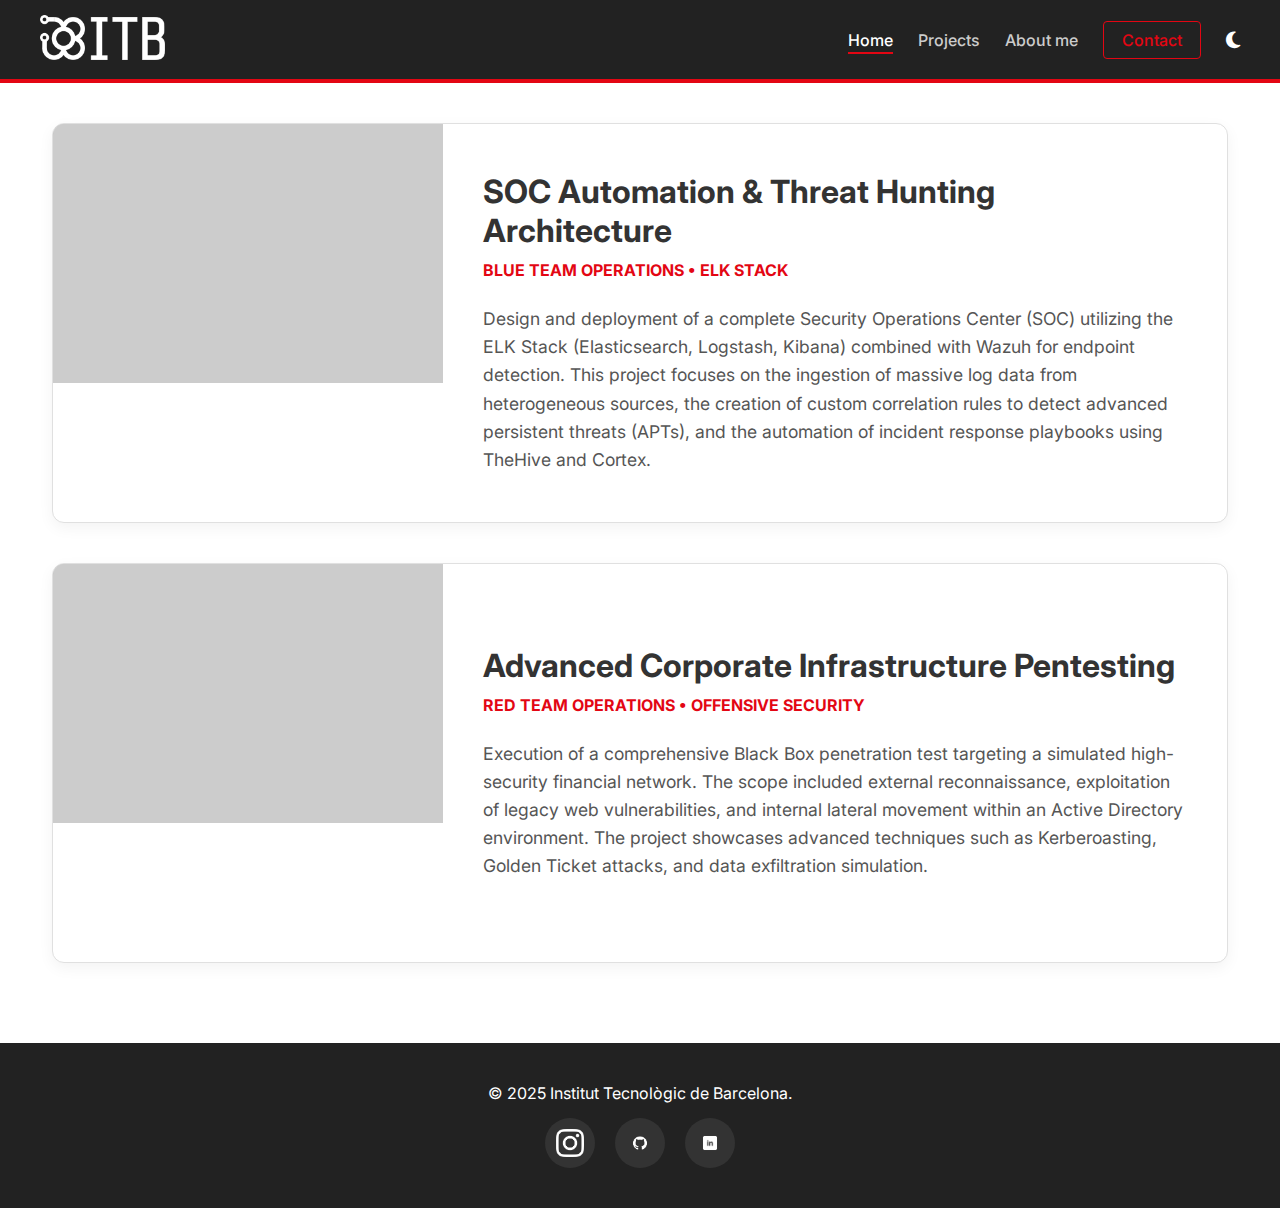
<file: HTML/index.html>
<!DOCTYPE html>
<html lang="en">
<head>
    <meta charset="UTF-8">
    <meta name="viewport" content="width=device-width, initial-scale=1.0">
    <meta name="description" content="Cybersecurity Portfolio - ITB">
    <title>Home - ITB Security</title>
    <link href="https://fonts.googleapis.com/css2?family=Inter:wght@400;600;700&display=swap" rel="stylesheet">
    <link rel="stylesheet" href="https://cdnjs.cloudflare.com/ajax/libs/font-awesome/6.4.0/css/all.min.css">
    <link rel="stylesheet" href="../CSS/index.css">
</head>
<body>

    <header>
        <div class="logo-container">
            <img src="../IMG/ITB-Logo.png" alt="ITB Logo" class="main-logo">
        </div>
        <nav>
            <ul id="nav-list">
                <li><a href="index.html" class="active">Home</a></li>
                <li><a href="projects.html">Projects</a></li>
                <li><a href="about-me.html">About me</a></li>
                <li><a href="contact.html" class="btn-contact">Contact</a></li>
                <li><button id="theme-toggle" class="theme-btn"><i class="fas fa-moon"></i></button></li>
            </ul>
            <div class="menu-toggle" id="mobile-menu"><i class="fas fa-bars"></i></div>
        </nav>
    </header>

    <main class="home-main">
        <section class="projects-list">

            <a href="project-detail-1.html" class="card-link">
                <article class="card">
                    <div class="card-visual" style="background-image: url('https://images.unsplash.com/photo-1550751827-4bd374c3f58b?q=80&w=800&auto=format&fit=crop'); width: 35%;"></div>

                    <div class="card-content">
                        <h2>SOC Automation & Threat Hunting Architecture</h2>
                        <aside class="subtitle">Blue Team Operations • ELK Stack</aside>
                        <p class="description">
                            Design and deployment of a complete Security Operations Center (SOC) utilizing the ELK Stack (Elasticsearch, Logstash, Kibana) combined with Wazuh for endpoint detection.
                            This project focuses on the ingestion of massive log data from heterogeneous sources, the creation of custom correlation rules to detect advanced persistent threats (APTs), and the automation of incident response playbooks using TheHive and Cortex.
                        </p>
                    </div>
                </article>
            </a>

            <a href="project-detail-2.html" class="card-link">
                <article class="card">
                    <div class="card-visual" style="background-image: url('https://images.unsplash.com/photo-1526374965328-7f61d4dc18c5?q=80&w=800&auto=format&fit=crop'); width: 35%;"></div>

                    <div class="card-content">
                        <h2>Advanced Corporate Infrastructure Pentesting</h2>
                        <aside class="subtitle">Red Team Operations • Offensive Security</aside>
                        <p class="description">
                            Execution of a comprehensive Black Box penetration test targeting a simulated high-security financial network.
                            The scope included external reconnaissance, exploitation of legacy web vulnerabilities, and internal lateral movement within an Active Directory environment.
                            The project showcases advanced techniques such as Kerberoasting, Golden Ticket attacks, and data exfiltration simulation.
                        </p>
                    </div>
                </article>
            </a>

        </section>
    </main>

    <footer>
        <div class="footer-content">
            <p>&copy; 2025 Institut Tecnològic de Barcelona.</p>
            <div class="social-icons">
                <a href="#"><img src="../IMG/instagram-logo-sinfondo.png" alt="IG"></a>
                <a href="#"><img src="../IMG/git-logo-sin-fondo.png" alt="GH"></a>
                <a href="#"><img src="../IMG/linkedin-logo-sin-fondo.png" alt="LI"></a>
            </div>
        </div>
    </footer>

    <script src="../JS/java.js"></script>
</body>
</html>
</file>
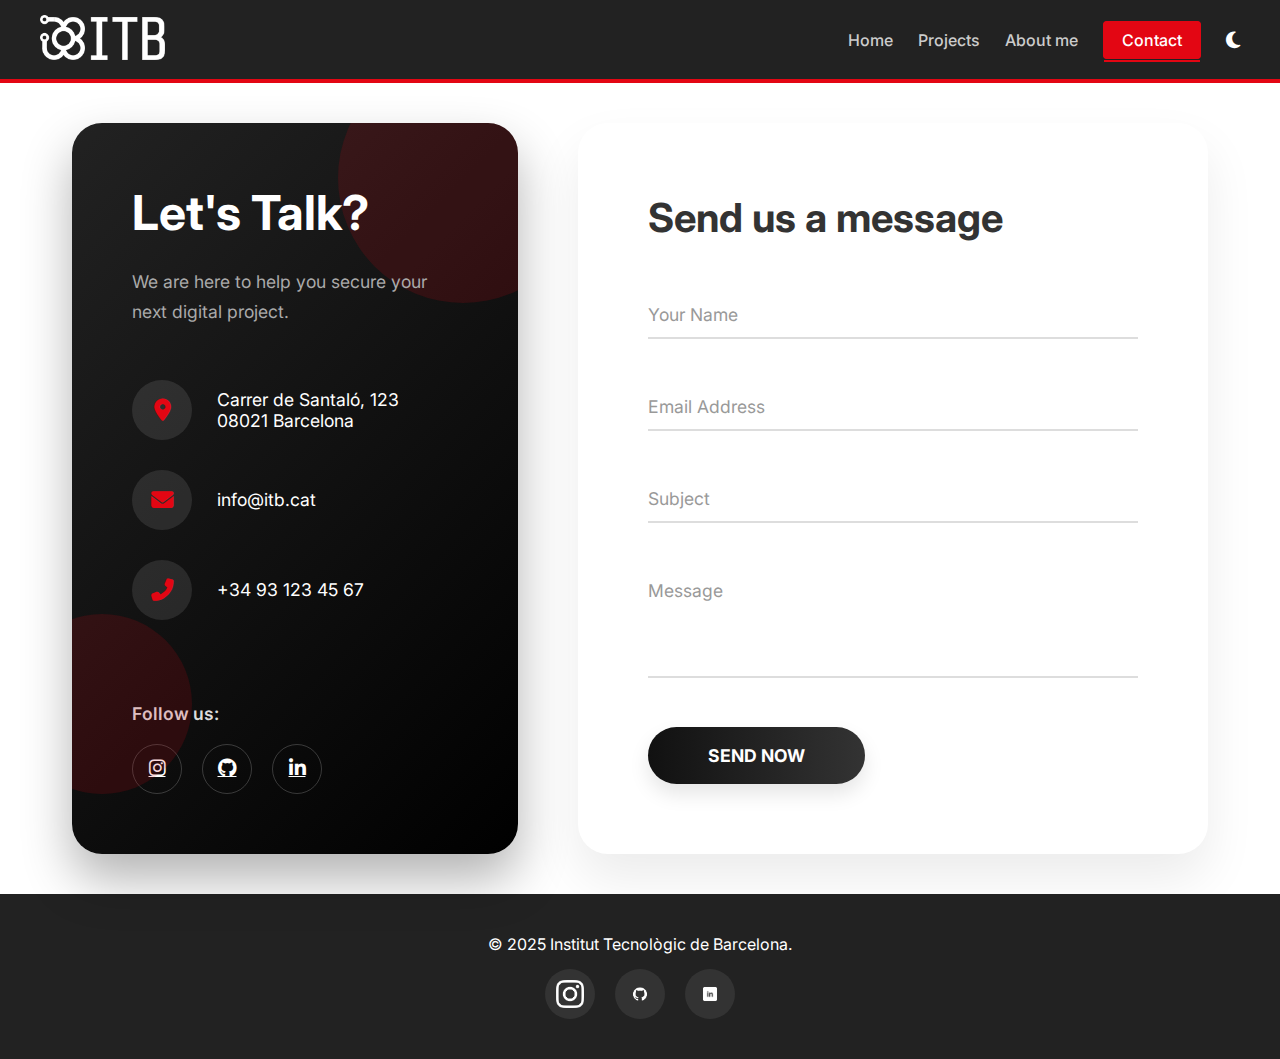
<file: contact.html>
<!DOCTYPE html>
<html lang="en">
<head>
    <meta charset="UTF-8">
    <meta name="viewport" content="width=device-width, initial-scale=1.0">
    <title>Contact - ITB</title>
    <link href="https://fonts.googleapis.com/css2?family=Inter:wght@400;600;700&display=swap" rel="stylesheet">
    <link rel="stylesheet" href="https://cdnjs.cloudflare.com/ajax/libs/font-awesome/6.4.0/css/all.min.css">
    <link rel="stylesheet" href="CSS/index.css">
</head>
<body>

    <header>
        <div class="logo-container">
            <img src="IMG/ITB-Logo.png" alt="ITB Logo" class="main-logo">
        </div>
        <nav>
            <ul id="nav-list">
                <li><a href="index.html">Home</a></li>
                <li><a href="projects.html">Projects</a></li>
                <li><a href="about-me.html">About me</a></li>
                <li><a href="contact.html" class="active btn-contact">Contact</a></li>
                <li><button id="theme-toggle" class="theme-btn"><i class="fas fa-moon"></i></button></li>
            </ul>
            <div class="menu-toggle" id="mobile-menu"><i class="fas fa-bars"></i></div>
        </nav>
    </header>

    <main class="contact-main-premium">
        <div class="premium-contact-wrapper">

            <div class="contact-info-panel">
                <div class="info-header">
                    <h2>Let's Talk?</h2>
                    <p>We are here to help you secure your next digital project.</p>
                </div>
                <div class="info-details">
                    <div class="detail-item">
                        <div class="icon-box"><i class="fas fa-map-marker-alt"></i></div>
                        <p>Carrer de Santaló, 123<br>08021 Barcelona</p>
                    </div>
                    <div class="detail-item">
                        <div class="icon-box"><i class="fas fa-envelope"></i></div>
                        <p>info@itb.cat</p>
                    </div>
                    <div class="detail-item">
                        <div class="icon-box"><i class="fas fa-phone-alt"></i></div>
                        <p>+34 93 123 45 67</p>
                    </div>
                </div>
                <div class="info-socials">
                    <p>Follow us:</p>
                    <div class="social-links-row">
                        <a href="#"><i class="fab fa-instagram"></i></a>
                        <a href="#"><i class="fab fa-github"></i></a>
                        <a href="#"><i class="fab fa-linkedin-in"></i></a>
                    </div>
                </div>
                <div class="circle c1"></div>
                <div class="circle c2"></div>
            </div>

            <div class="contact-form-panel">
                <form id="contactForm">
                    <h3>Send us a message</h3>
                    <div class="input-container">
                        <input type="text" id="name" name="name" required>
                        <label for="name">Your Name</label>
                        <div class="underline"></div>
                    </div>
                    <div class="input-container">
                        <input type="email" id="email" name="email" required>
                        <label for="email">Email Address</label>
                        <div class="underline"></div>
                    </div>
                    <div class="input-container">
                        <input type="text" id="subject" name="subject" required>
                        <label for="subject">Subject</label>
                        <div class="underline"></div>
                    </div>
                    <div class="input-container">
                        <textarea id="message" name="message" rows="4" required></textarea>
                        <label for="message">Message</label>
                        <div class="underline"></div>
                    </div>
                    <button type="submit" class="btn-send-premium">SEND NOW</button>
                </form>
            </div>
        </div>
    </main>

    <footer>
        <div class="footer-content">
            <p>&copy; 2025 Institut Tecnològic de Barcelona.</p>
            <div class="social-icons">
                <a href="#"><img src="IMG/instagram-logo-sinfondo.png" alt="IG"></a>
                <a href="#"><img src="IMG/git-logo-sin-fondo.png" alt="GH"></a>
                <a href="#"><img src="IMG/linkedin-logo-sin-fondo.png" alt="LI"></a>
            </div>
        </div>
    </footer>

    <script src="JS/java.js"></script>
</body>
</html>
</file>
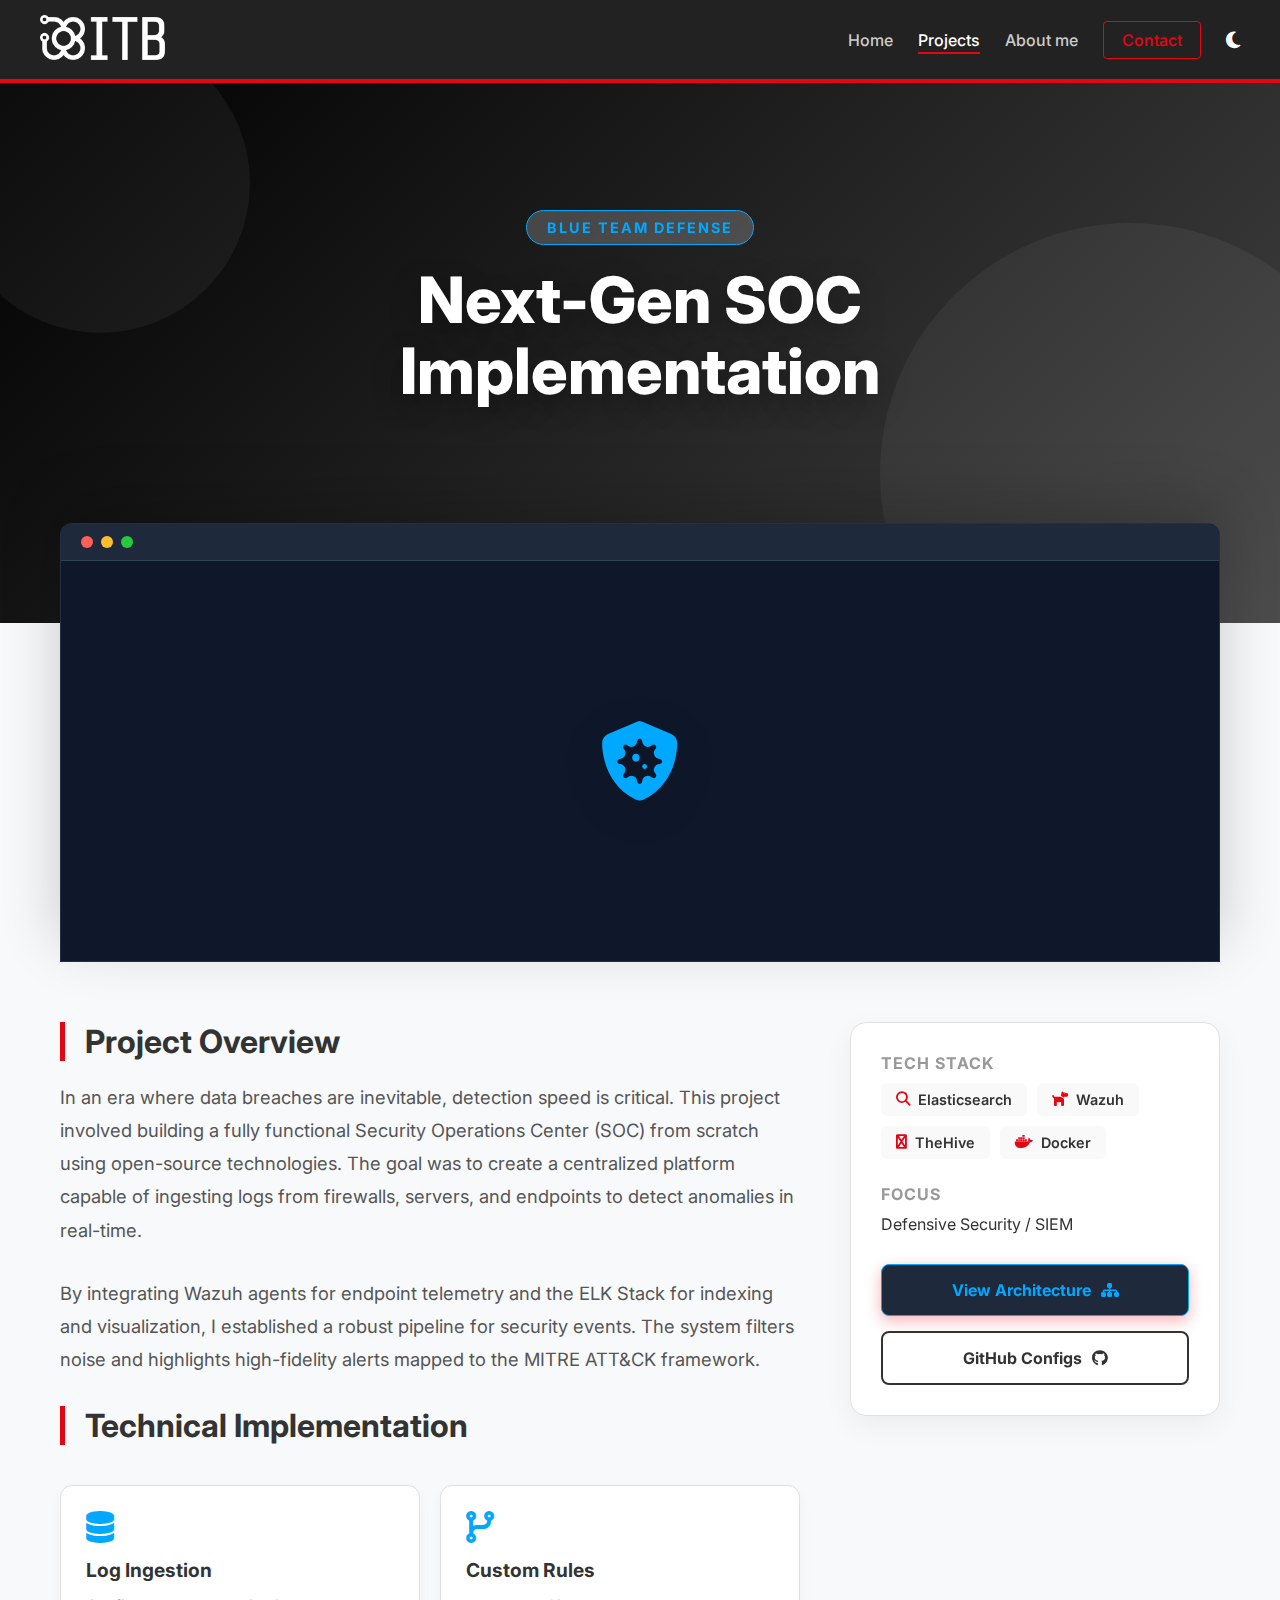
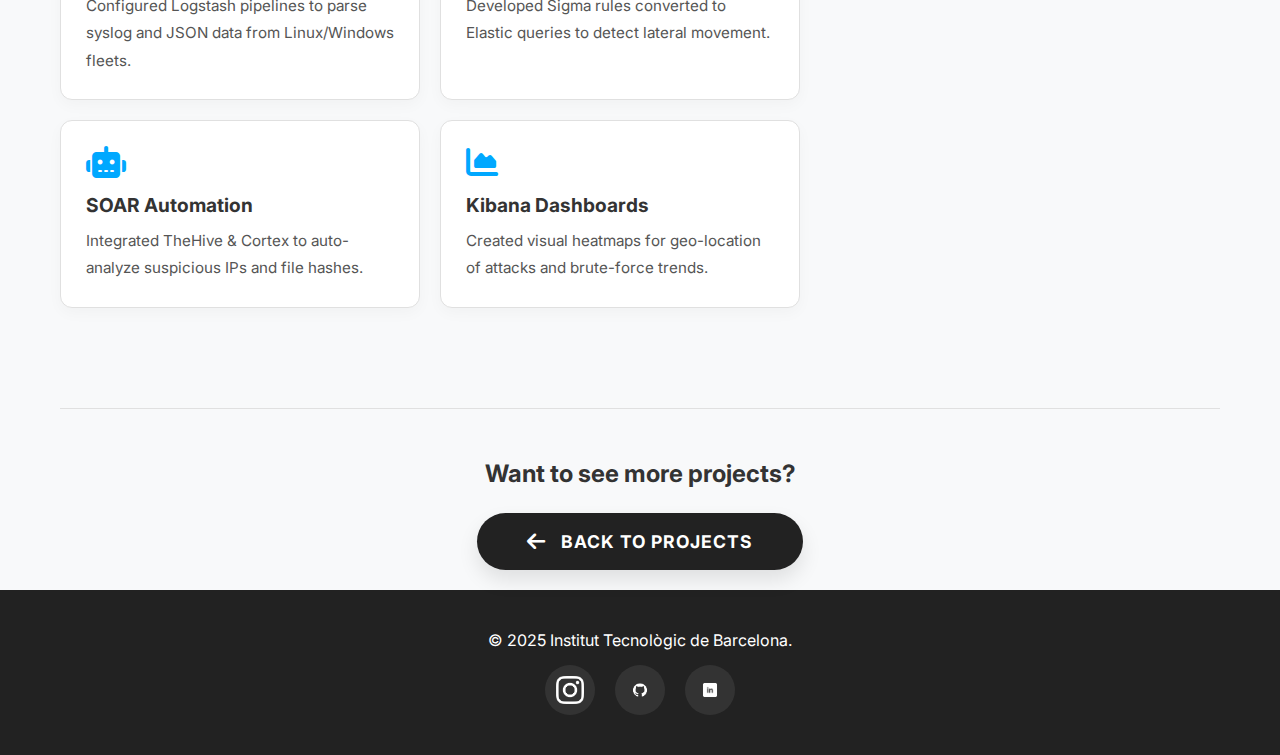
<file: project-detail-1.html>
<!DOCTYPE html>
<html lang="en">
<head>
    <meta charset="UTF-8">
    <meta name="viewport" content="width=device-width, initial-scale=1.0">
    <title>SOC Architecture - Project</title>
    <link href="https://fonts.googleapis.com/css2?family=Inter:wght@400;600;700;800&display=swap" rel="stylesheet">
    <link rel="stylesheet" href="https://cdnjs.cloudflare.com/ajax/libs/font-awesome/6.4.0/css/all.min.css">
    <link rel="stylesheet" href="CSS/index.css">
</head>
<body class="detail-body">

    <header>
        <div class="logo-container">
            <img src="IMG/ITB-Logo.png" alt="ITB Logo" class="main-logo">
        </div>
        <nav>
            <ul id="nav-list">
                <li><a href="index.html">Home</a></li>
                <li><a href="projects.html" class="active">Projects</a></li>
                <li><a href="about-me.html">About me</a></li>
                <li><a href="contact.html" class="btn-contact">Contact</a></li>
                <li><button id="theme-toggle" class="theme-btn"><i class="fas fa-moon"></i></button></li>
            </ul>
            <div class="menu-toggle" id="mobile-menu"><i class="fas fa-bars"></i></div>
        </nav>
    </header>

    <section class="project-hero hero-bg-sec">
        <div class="hero-decoration">
            <div class="hero-circle hc1"></div>
            <div class="hero-circle hc2"></div>
        </div>
        <div class="hero-content">
            <span class="hero-category" style="border:1px solid #00a8ff; color:#00a8ff;">Blue Team Defense</span>
            <h1 class="hero-title">Next-Gen SOC<br>Implementation</h1>
        </div>
    </section>

    <main class="showcase-container">

        <div class="project-mockup" style="background: #0f172a;">
            <div class="browser-bar" style="background: #1e293b; border-color: #334155;">
                <div class="dot red"></div>
                <div class="dot yellow"></div>
                <div class="dot green"></div>
            </div>
            <div class="screen-content" style="background: #0f172a; color: #00a8ff; font-family: monospace;">
                <i class="fas fa-shield-virus"></i>
            </div>
        </div>

        <div class="project-body">

            <div class="content-column">
                <section class="content-section">
                    <h2>Project Overview</h2>
                    <p>
                        In an era where data breaches are inevitable, detection speed is critical. This project involved building a fully functional Security Operations Center (SOC) from scratch using open-source technologies. The goal was to create a centralized platform capable of ingesting logs from firewalls, servers, and endpoints to detect anomalies in real-time.
                    </p>
                    <p>
                        By integrating Wazuh agents for endpoint telemetry and the ELK Stack for indexing and visualization, I established a robust pipeline for security events. The system filters noise and highlights high-fidelity alerts mapped to the MITRE ATT&CK framework.
                    </p>
                </section>

                <section class="content-section">
                    <h2>Technical Implementation</h2>
                    <div class="features-grid">
                        <div class="feature-box">
                            <i class="fas fa-database" style="color:#00a8ff;"></i>
                            <h4>Log Ingestion</h4>
                            <p>Configured Logstash pipelines to parse syslog and JSON data from Linux/Windows fleets.</p>
                        </div>
                        <div class="feature-box">
                            <i class="fas fa-code-branch" style="color:#00a8ff;"></i>
                            <h4>Custom Rules</h4>
                            <p>Developed Sigma rules converted to Elastic queries to detect lateral movement.</p>
                        </div>
                        <div class="feature-box">
                            <i class="fas fa-robot" style="color:#00a8ff;"></i>
                            <h4>SOAR Automation</h4>
                            <p>Integrated TheHive & Cortex to auto-analyze suspicious IPs and file hashes.</p>
                        </div>
                        <div class="feature-box">
                            <i class="fas fa-chart-area" style="color:#00a8ff;"></i>
                            <h4>Kibana Dashboards</h4>
                            <p>Created visual heatmaps for geo-location of attacks and brute-force trends.</p>
                        </div>
                    </div>
                </section>
            </div>

            <aside class="project-sidebar">
                <div class="info-card">
                    <div class="info-item">
                        <h3>Tech Stack</h3>
                        <div class="tech-tags">
                            <span class="tag"><i class="fas fa-search"></i> Elasticsearch</span>
                            <span class="tag"><i class="fas fa-dog"></i> Wazuh</span>
                            <span class="tag"><i class="fas fa-hive"></i> TheHive</span>
                            <span class="tag"><i class="fab fa-docker"></i> Docker</span>
                        </div>
                    </div>

                    <div class="info-item">
                        <h3>Focus</h3>
                        <p>Defensive Security / SIEM</p>
                    </div>

                    <div class="action-buttons">
                        <a href="#" class="btn-action btn-primary-action" style="background: #1e293b; border: 1px solid #00a8ff; color: #00a8ff;">
                            View Architecture <i class="fas fa-sitemap"></i>
                        </a>
                        <a href="#" class="btn-action btn-secondary-action">
                            GitHub Configs <i class="fab fa-github"></i>
                        </a>
                    </div>
                </div>
            </aside>

        </div>

        <div class="project-navigation-footer">
            <h3>Want to see more projects?</h3>
            <a href="projects.html" class="btn-big-back">
                <i class="fas fa-arrow-left"></i> Back to Projects
            </a>
        </div>

    </main>

    <footer>
        <div class="footer-content">
            <p>&copy; 2025 Institut Tecnològic de Barcelona.</p>
            <div class="social-icons">
                <a href="#"><img src="IMG/instagram-logo-sinfondo.png" alt="IG"></a>
                <a href="#"><img src="IMG/git-logo-sin-fondo.png" alt="GH"></a>
                <a href="#"><img src="IMG/linkedin-logo-sin-fondo.png" alt="LI"></a>
            </div>
        </div>
    </footer>

    <script src="JS/java.js"></script>
</body>
</html>
</file>
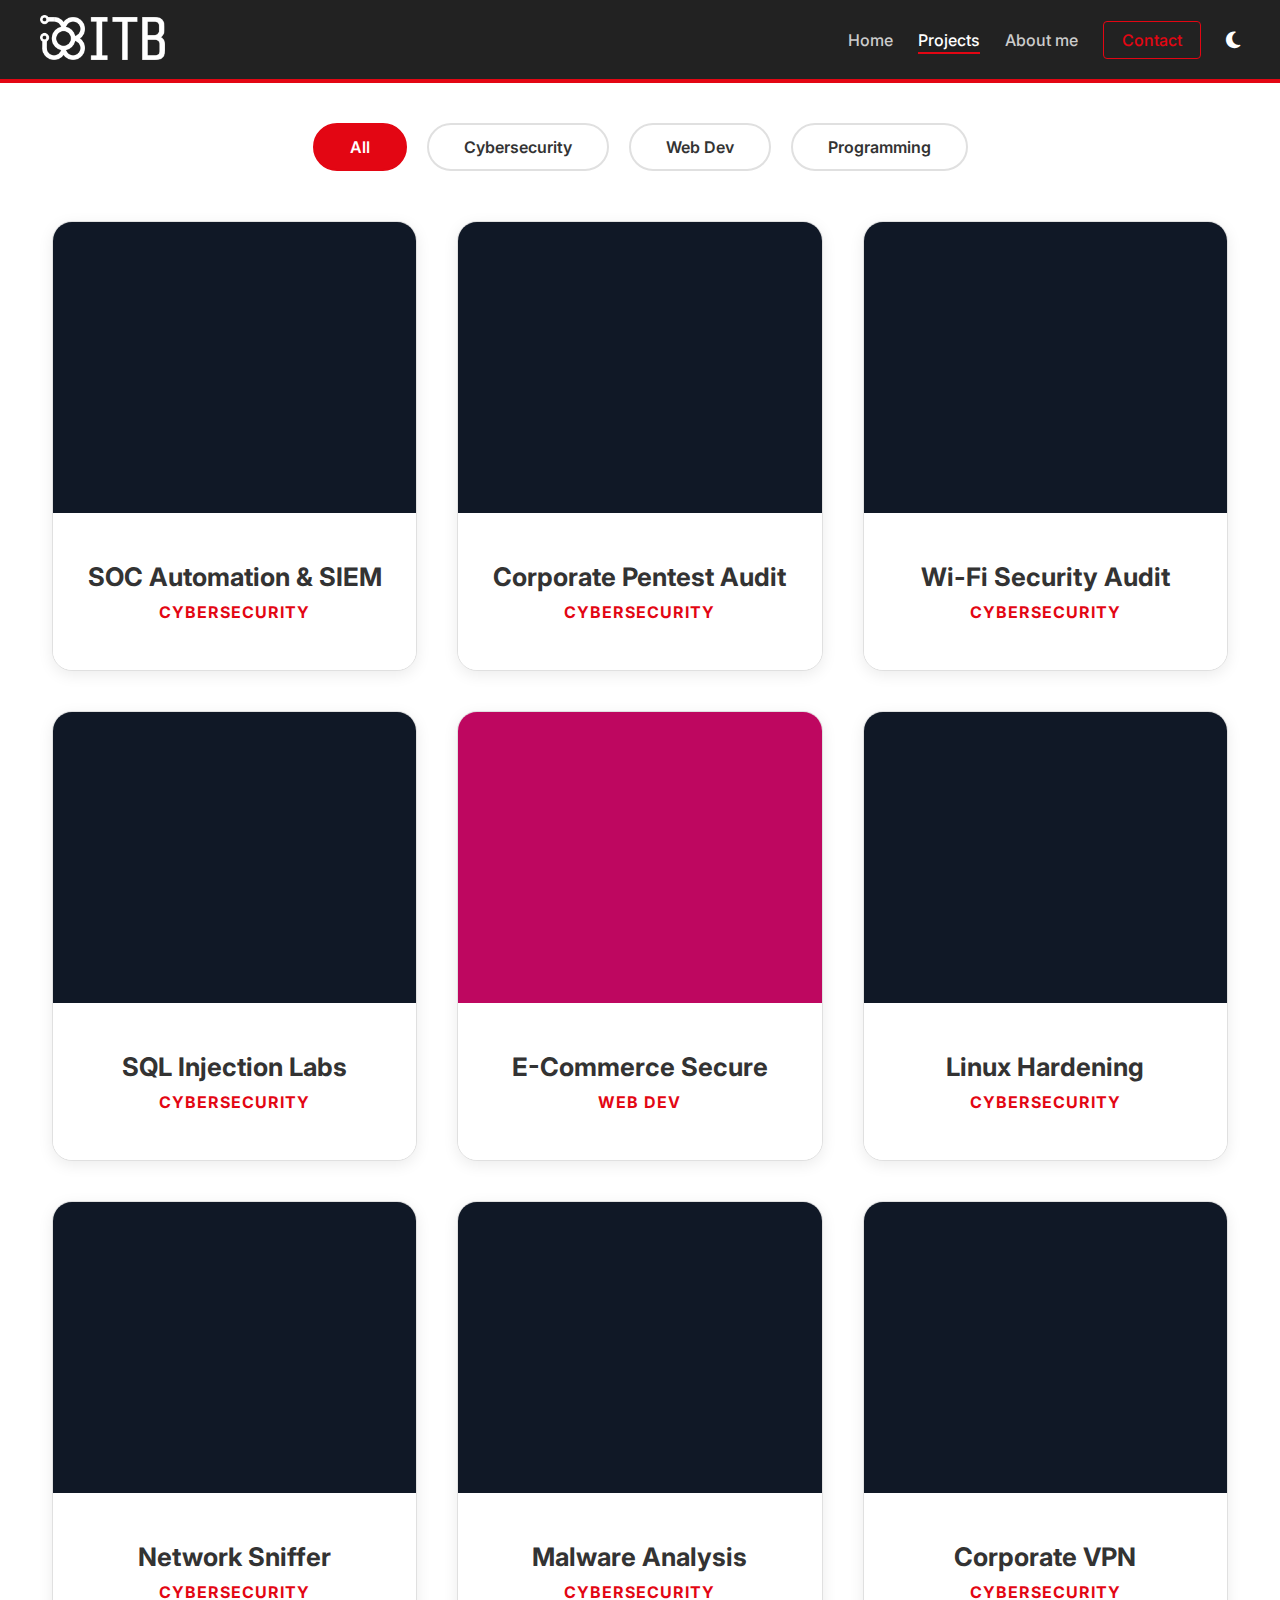
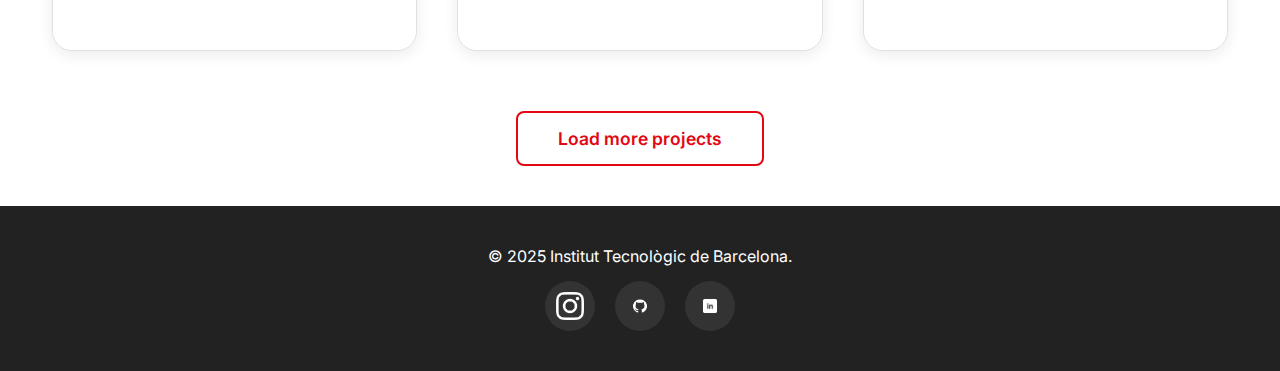
<file: projects.html>
<!DOCTYPE html>
<html lang="en">
<head>
    <meta charset="UTF-8">
    <meta name="viewport" content="width=device-width, initial-scale=1.0">
    <title>Projects - ITB</title>
    <link href="https://fonts.googleapis.com/css2?family=Inter:wght@400;600;700&display=swap" rel="stylesheet">
    <link rel="stylesheet" href="https://cdnjs.cloudflare.com/ajax/libs/font-awesome/6.4.0/css/all.min.css">

    <link rel="stylesheet" href="CSS/index.css">
</head>
<body>

    <header>
        <div class="logo-container">
            <img src="IMG/ITB-Logo.png" alt="ITB Logo" class="main-logo">
        </div>
        <nav>
            <ul id="nav-list">
                <li><a href="index.html">Home</a></li>
                <li><a href="projects.html" class="active">Projects</a></li>
                <li><a href="about-me.html">About me</a></li>
                <li><a href="contact.html" class="btn-contact">Contact</a></li>
                <li><button id="theme-toggle" class="theme-btn"><i class="fas fa-moon"></i></button></li>
            </ul>
            <div class="menu-toggle" id="mobile-menu">
                <i class="fas fa-bars"></i>
            </div>
        </nav>
    </header>

    <main class="projects-main">

        <section class="filters-container">
            <button class="filter-btn active" data-filter="all">All</button>
            <button class="filter-btn" data-filter="ciber">Cybersecurity</button>
            <button class="filter-btn" data-filter="web">Web Dev</button>
            <button class="filter-btn" data-filter="prog">Programming</button>
        </section>

        <section class="projects-grid" id="projects-grid">
            </section>

        <div class="load-more-container">
            <button id="load-more-btn" class="btn-load-more">Load more projects</button>
        </div>

    </main>

    <footer>
        <div class="footer-content">
            <p>&copy; 2025 Institut Tecnològic de Barcelona.</p>
            <div class="social-icons">
                <a href="#"><img src="IMG/instagram-logo-sinfondo.png" alt="IG"></a>
                <a href="#"><img src="IMG/git-logo-sin-fondo.png" alt="GH"></a>
                <a href="#"><img src="IMG/linkedin-logo-sin-fondo.png" alt="LI"></a>
            </div>
        </div>
    </footer>

    <script src="JS/java.js"></script>
</body>
</html>
</file>
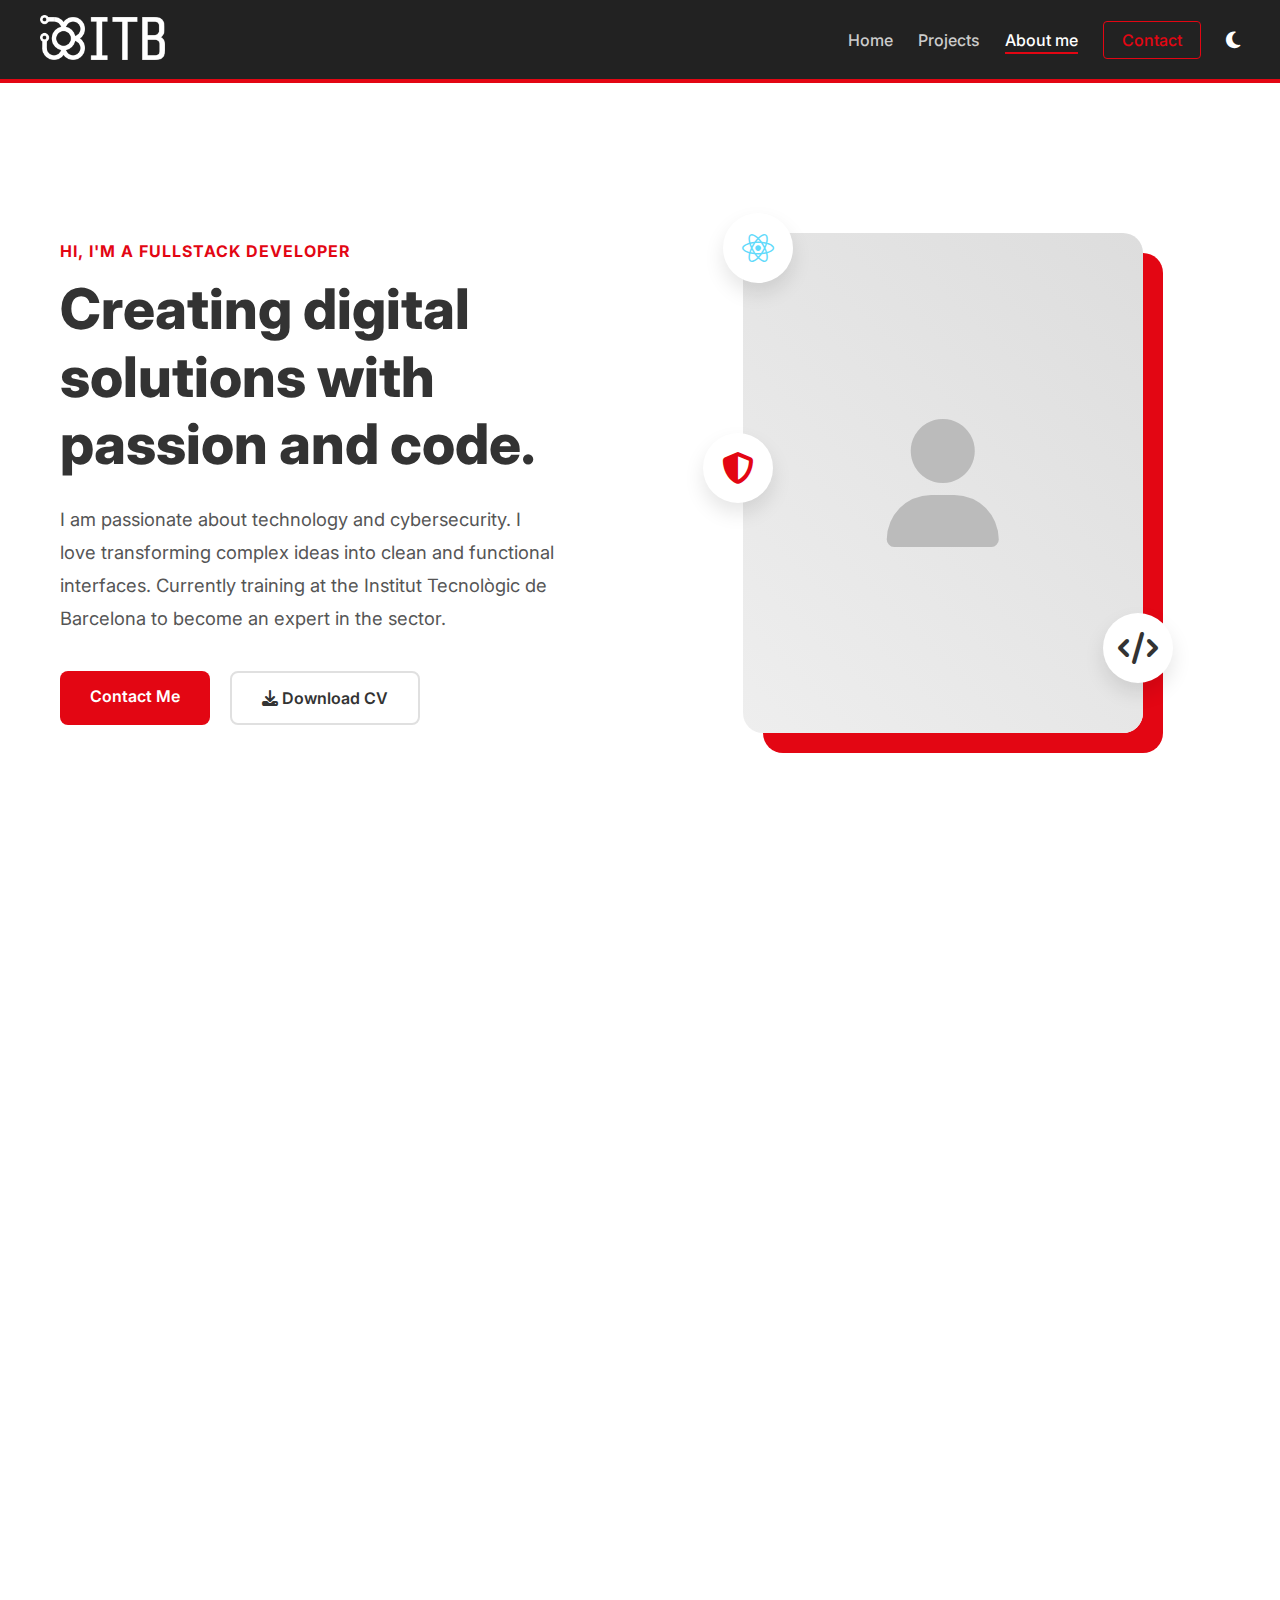
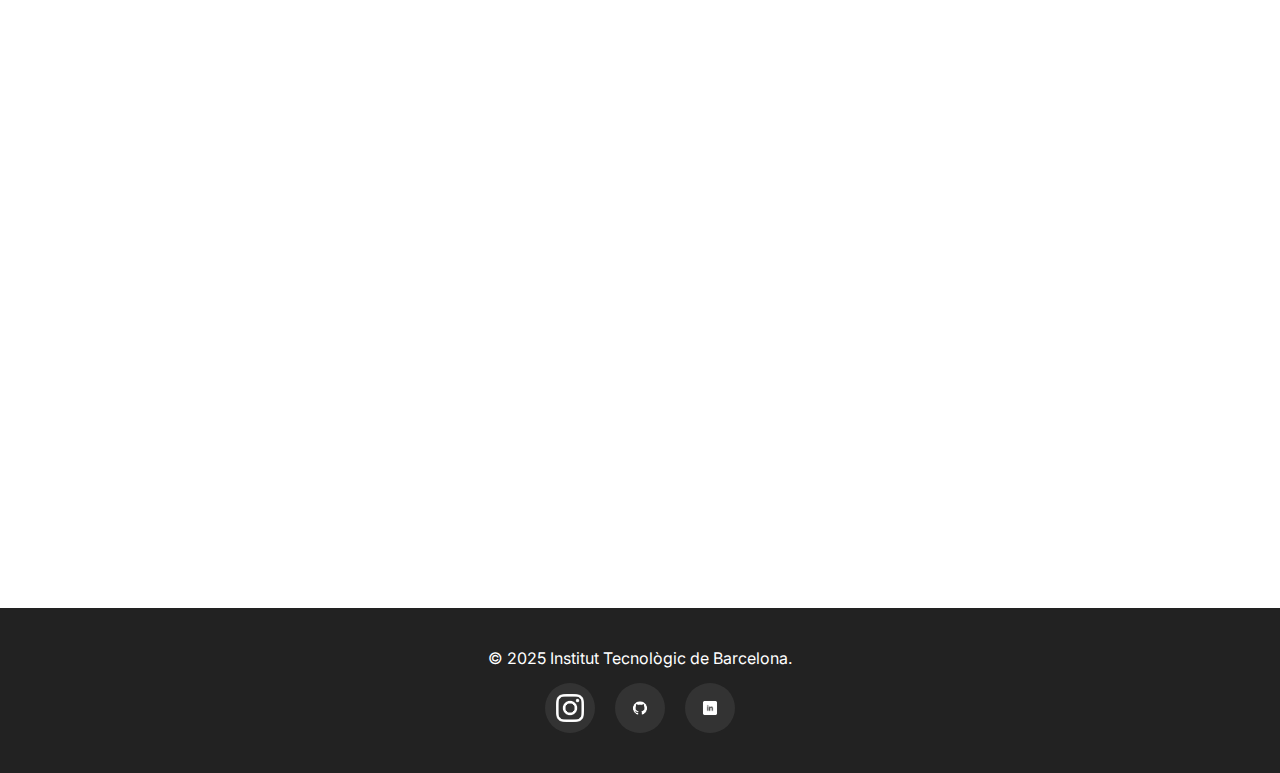
<file: HTML/about-me.html>
<!DOCTYPE html>
<html lang="en">
<head>
    <meta charset="UTF-8">
    <meta name="viewport" content="width=device-width, initial-scale=1.0">
    <title>About Me - ITB</title>
    <link href="https://fonts.googleapis.com/css2?family=Inter:wght@400;600;700;800&display=swap" rel="stylesheet">
    <link rel="stylesheet" href="https://cdnjs.cloudflare.com/ajax/libs/font-awesome/6.4.0/css/all.min.css">

    <link rel="stylesheet" href="../CSS/index.css">
</head>
<body>

    <header>
        <div class="logo-container">
            <img src="../IMG/ITB-Logo.png" alt="ITB Logo" class="main-logo">
        </div>
        <nav>
            <ul id="nav-list">
                <li><a href="home.html">Home</a></li>
                <li><a href="projects.html">Projects</a></li>
                <li><a href="about-me.html" class="active">About me</a></li>
                <li><a href="contact.html" class="btn-contact">Contact</a></li>
                <li><button id="theme-toggle" class="theme-btn"><i class="fas fa-moon"></i></button></li>
            </ul>
            <div class="menu-toggle" id="mobile-menu">
                <i class="fas fa-bars"></i>
            </div>
        </nav>
    </header>

    <main class="about-main">

        <section class="about-hero">
            <div class="about-text animate-on-scroll">
                <h4>Hi, I'm a FullStack Developer</h4>
                <h1>Creating digital solutions with passion and code.</h1>
                <p>
                    I am passionate about technology and cybersecurity. I love transforming complex ideas into clean and functional interfaces. Currently training at the Institut Tecnològic de Barcelona to become an expert in the sector.
                </p>
                <div class="hero-buttons">
                    <a href="contact.html" class="btn-primary">Contact Me</a>
                    <a href="#" class="btn-secondary"><i class="fas fa-download"></i> Download CV</a>
                </div>
            </div>

            <div class="about-image animate-on-scroll">
                <div class="image-frame">
                    <div class="placeholder-profile">
                        <i class="fas fa-user"></i>
                    </div>
                    <div class="floating-badge badge-1"><i class="fab fa-react"></i></div>
                    <div class="floating-badge badge-2"><i class="fas fa-code"></i></div>
                    <div class="floating-badge badge-3"><i class="fas fa-shield-alt"></i></div>
                </div>
            </div>
        </section>

        <section class="skills-section animate-on-scroll">
            <h2 class="section-title">My Skills</h2>
            <div class="skills-grid">

                <div class="skill-card">
                    <div class="icon-circle"><i class="fab fa-js"></i></div>
                    <h3>JavaScript</h3>
                    <p>Dynamic frontend development and complex logic.</p>
                </div>

                <div class="skill-card">
                    <div class="icon-circle"><i class="fab fa-react"></i></div>
                    <h3>React</h3>
                    <p>Creation of modern SPA (Single Page Applications).</p>
                </div>

                <div class="skill-card">
                    <div class="icon-circle"><i class="fab fa-node"></i></div>
                    <h3>Node.js</h3>
                    <p>Scalable backend and RESTful API management.</p>
                </div>

                <div class="skill-card">
                    <div class="icon-circle"><i class="fas fa-database"></i></div>
                    <h3>Databases</h3>
                    <p>Data management with SQL and MongoDB.</p>
                </div>

            </div>
        </section>

        <section class="timeline-section animate-on-scroll">
            <h2 class="section-title">Career Path</h2>
            <div class="timeline">

                <div class="timeline-item left">
                    <div class="timeline-content">
                        <span class="date">2024 - Present</span>
                        <h3>Cybersecurity Specialization Course</h3>
                        <p>Deepening knowledge in pentesting, network audit, and ethical hacking at ITB.</p>
                    </div>
                </div>

                <div class="timeline-item right">
                    <div class="timeline-content">
                        <span class="date">2022 - 2024</span>
                        <h3>Higher Degree DAW</h3>
                        <p>Web Application Development. Full learning of frontend and backend technologies.</p>
                    </div>
                </div>

                <div class="timeline-item left">
                    <div class="timeline-content">
                        <span class="date">2020 - 2022</span>
                        <h3>Technological Baccalaureate</h3>
                        <p>Solid foundation in mathematics, physics, and first steps in programming.</p>
                    </div>
                </div>

            </div>
        </section>

    </main>

    <footer>
        <div class="footer-content">
            <p>&copy; 2025 Institut Tecnològic de Barcelona.</p>
            <div class="social-icons">
                <a href="#"><img src="../IMG/instagram-logo-sinfondo.png" alt="IG"></a>
                <a href="#"><img src="../IMG/git-logo-sin-fondo.png" alt="GH"></a>
                <a href="#"><img src="../IMG/linkedin-logo-sin-fondo.png" alt="LI"></a>
            </div>
        </div>
    </footer>

    <script src="../JS/java.js"></script>
</body>
</html>
</file>
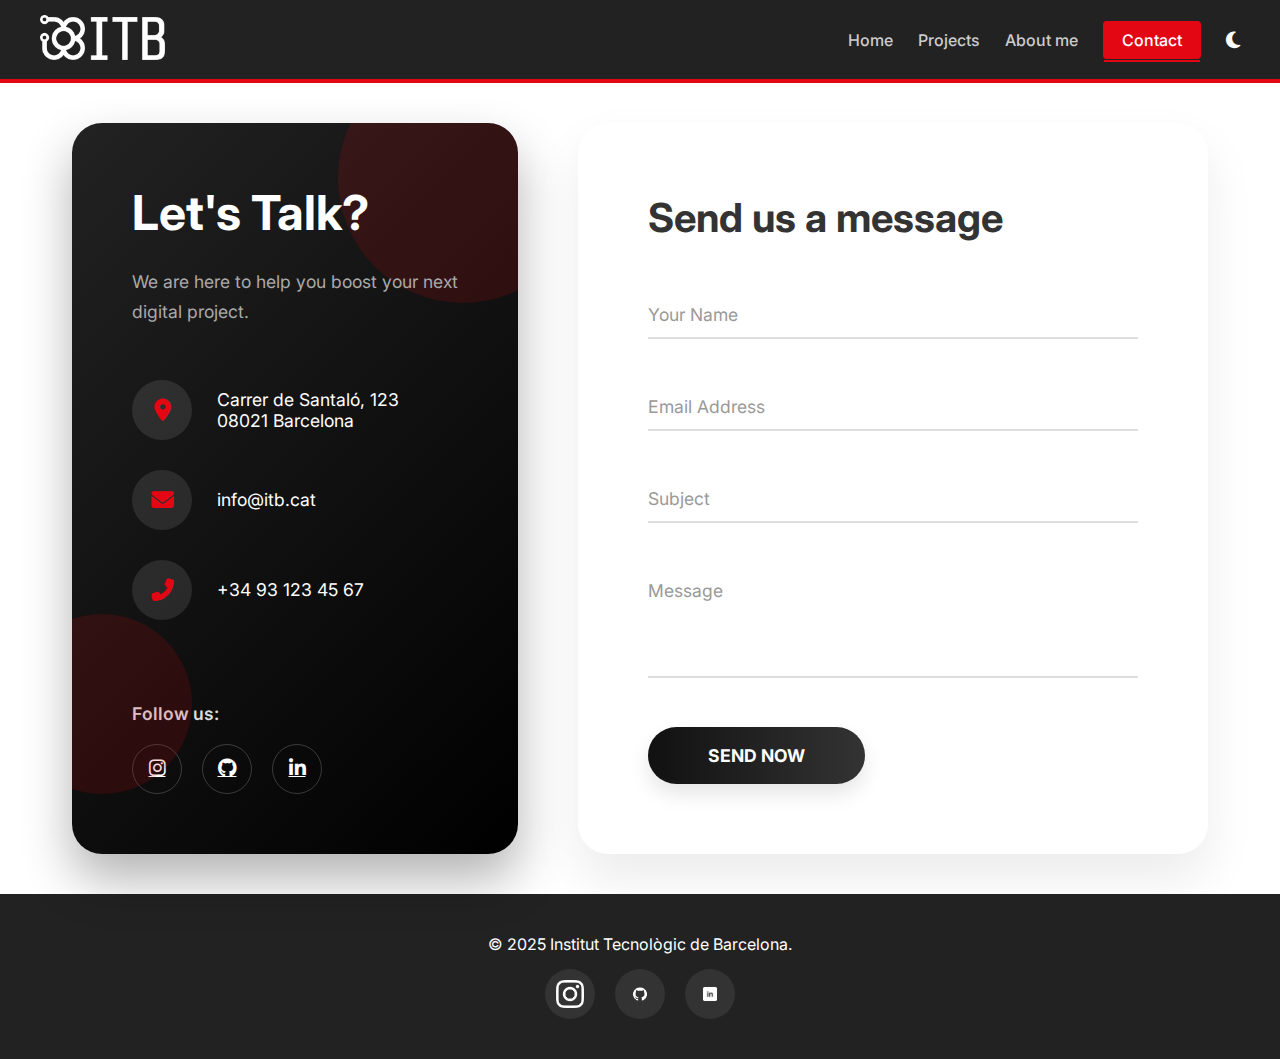
<file: HTML/contact.html>
<!DOCTYPE html>
<html lang="en">
<head>
    <meta charset="UTF-8">
    <meta name="viewport" content="width=device-width, initial-scale=1.0">
    <title>Contact - ITB</title>
    <link href="https://fonts.googleapis.com/css2?family=Inter:wght@400;600;700&display=swap" rel="stylesheet">
    <link rel="stylesheet" href="https://cdnjs.cloudflare.com/ajax/libs/font-awesome/6.4.0/css/all.min.css">
    <link rel="stylesheet" href="../CSS/index.css">
</head>
<body>

    <header>
        <div class="logo-container">
            <img src="../IMG/ITB-Logo.png" alt="ITB Logo" class="main-logo">
        </div>
        <nav>
            <ul id="nav-list">
                <li><a href="index.html">Home</a></li>
                <li><a href="projects.html">Projects</a></li>
                <li><a href="about-me.html">About me</a></li>
                <li><a href="contact.html" class="active btn-contact">Contact</a></li>
                <li><button id="theme-toggle" class="theme-btn"><i class="fas fa-moon"></i></button></li>
            </ul>
            <div class="menu-toggle" id="mobile-menu">
                <i class="fas fa-bars"></i>
            </div>
        </nav>
    </header>

    <main class="contact-main-premium">

        <div class="premium-contact-wrapper">

            <div class="contact-info-panel">
                <div class="info-header">
                    <h2>Let's Talk?</h2>
                    <p>We are here to help you boost your next digital project.</p>
                </div>

                <div class="info-details">
                    <div class="detail-item">
                        <div class="icon-box"><i class="fas fa-map-marker-alt"></i></div>
                        <p>Carrer de Santaló, 123<br>08021 Barcelona</p>
                    </div>
                    <div class="detail-item">
                        <div class="icon-box"><i class="fas fa-envelope"></i></div>
                        <p>info@itb.cat</p>
                    </div>
                    <div class="detail-item">
                        <div class="icon-box"><i class="fas fa-phone-alt"></i></div>
                        <p>+34 93 123 45 67</p>
                    </div>
                </div>

                <div class="info-socials">
                    <p>Follow us:</p>
                    <div class="social-links-row">
                        <a href="#"><i class="fab fa-instagram"></i></a>
                        <a href="#"><i class="fab fa-github"></i></a>
                        <a href="#"><i class="fab fa-linkedin-in"></i></a>
                    </div>
                </div>

                <div class="circle c1"></div>
                <div class="circle c2"></div>
            </div>

            <div class="contact-form-panel">
                <form id="contactForm">
                    <h3>Send us a message</h3>

                    <div class="input-container">
                        <input type="text" id="name" name="name" required>
                        <label for="name">Your Name</label>
                        <div class="underline"></div>
                    </div>

                    <div class="input-container">
                        <input type="email" id="email" name="email" required>
                        <label for="email">Email Address</label>
                        <div class="underline"></div>
                    </div>

                    <div class="input-container">
                        <input type="text" id="subject" name="subject" required>
                        <label for="subject">Subject</label>
                        <div class="underline"></div>
                    </div>

                    <div class="input-container">
                        <textarea id="message" name="message" rows="4" required></textarea>
                        <label for="message">Message</label>
                        <div class="underline"></div>
                    </div>

                    <button type="submit" class="btn-send-premium">SEND NOW</button>
                </form>
            </div>

        </div>

    </main>

    <footer>
        <div class="footer-content">
            <p>&copy; 2025 Institut Tecnològic de Barcelona.</p>
            <div class="social-icons">
                <a href="#"><img src="../IMG/instagram-logo-sinfondo.png" alt="IG"></a>
                <a href="#"><img src="../IMG/git-logo-sin-fondo.png" alt="GH"></a>
                <a href="#"><img src="../IMG/linkedin-logo-sin-fondo.png" alt="LI"></a>
            </div>
        </div>
    </footer>

    <script src="../JS/java.js"></script>
</body>
</html>
</file>
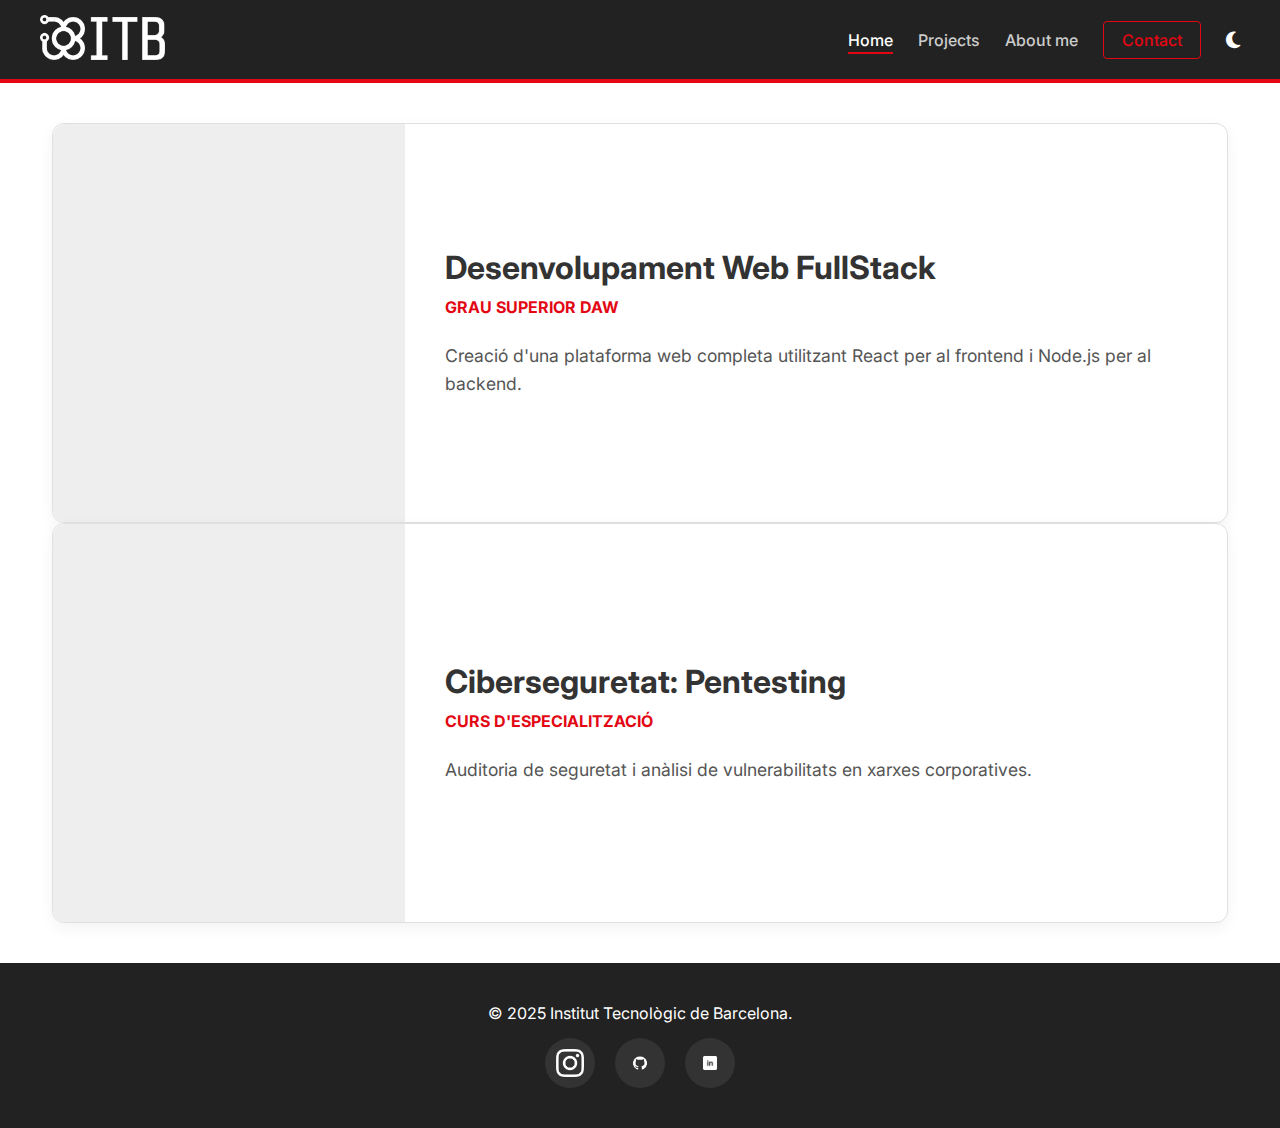
<file: HTML/home.html>
<!DOCTYPE html>
<html lang="ca">
<head>
    <meta charset="UTF-8">
    <meta name="viewport" content="width=device-width, initial-scale=1.0">
    <meta name="description" content="Portafoli de projectes de l'Institut Tecnològic de Barcelona">
    <title>Home - ITB</title>

    <link href="https://fonts.googleapis.com/css2?family=Inter:wght@400;600;700&display=swap" rel="stylesheet">
    <link rel="stylesheet" href="https://cdnjs.cloudflare.com/ajax/libs/font-awesome/6.4.0/css/all.min.css">

    <link rel="stylesheet" href="../CSS/index.css">
</head>
<body>

    <header>
        <div class="logo-container">
            <img src="../IMG/ITB-Logo.png" alt="Logotip ITB" class="main-logo">
        </div>
        <nav>
            <ul id="nav-list">
                <li><a href="home.html" class="active">Home</a></li>
                <li><a href="projects.html">Projects</a></li>
                <li><a href="about-me.html">About me</a></li>
                <li><a href="contact.html" class="btn-contact">Contact</a></li>
                <li><button id="theme-toggle" class="theme-btn"><i class="fas fa-moon"></i></button></li>
            </ul>
            <div class="menu-toggle" id="mobile-menu">
                <i class="fas fa-bars"></i>
            </div>
        </nav>
    </header>

    <main class="home-main">
        <section class="projects-list">

            <article class="card">
                <div class="wireframe-img">
                    <div class="placeholder-content"></div>
                </div>
                <div class="card-content">
                    <h2>Desenvolupament Web FullStack</h2>

                    <aside class="subtitle">Grau Superior DAW</aside>

                    <p class="description">
                        Creació d'una plataforma web completa utilitzant React per al frontend i Node.js per al backend.
                    </p>
                </div>

                <div class="overlay">
                    <h3>Detalls Tècnics</h3>
                    <p><strong>Stack:</strong> React, Node.js, Express, MongoDB.</p>
                    <p><strong>Funcionalitats:</strong> Autenticació JWT, gestió d'usuaris en temps real.</p>
                    <div class="icon-row">
                        <i class="fab fa-react"></i>
                        <i class="fab fa-node-js"></i>
                        <i class="fas fa-database"></i>
                    </div>
                </div>
            </article>

            <article class="card">
                <div class="wireframe-img">
                    <div class="placeholder-content"></div>
                </div>
                <div class="card-content">
                    <h2>Ciberseguretat: Pentesting</h2>

                    <aside class="subtitle">Curs d'Especialització</aside>

                    <p class="description">
                        Auditoria de seguretat i anàlisi de vulnerabilitats en xarxes corporatives.
                    </p>
                </div>

                <div class="overlay">
                    <h3>Informe d'Auditoria</h3>
                    <p><strong>Eines:</strong> Kali Linux, Wireshark, Metasploit.</p>
                    <p><strong>Objectiu:</strong> Hacking Ètic i Hardening de servidors Linux.</p>
                    <div class="icon-row">
                        <i class="fab fa-linux"></i>
                        <i class="fas fa-shield-alt"></i>
                        <i class="fas fa-terminal"></i>
                    </div>
                </div>
            </article>

        </section>
    </main>

    <footer>
        <div class="footer-content">
            <p>&copy; 2025 Institut Tecnològic de Barcelona.</p>
            <div class="social-icons">
                <a href="#"><img src="../IMG/instagram-logo-sinfondo.png" alt="IG"></a>
                <a href="#"><img src="../IMG/git-logo-sin-fondo.png" alt="GH"></a>
                <a href="#"><img src="../IMG/linkedin-logo-sin-fondo.png" alt="LI"></a>
            </div>
        </div>
    </footer>

    <script src="../JS/java.js"></script>
</body>
</html>
</file>
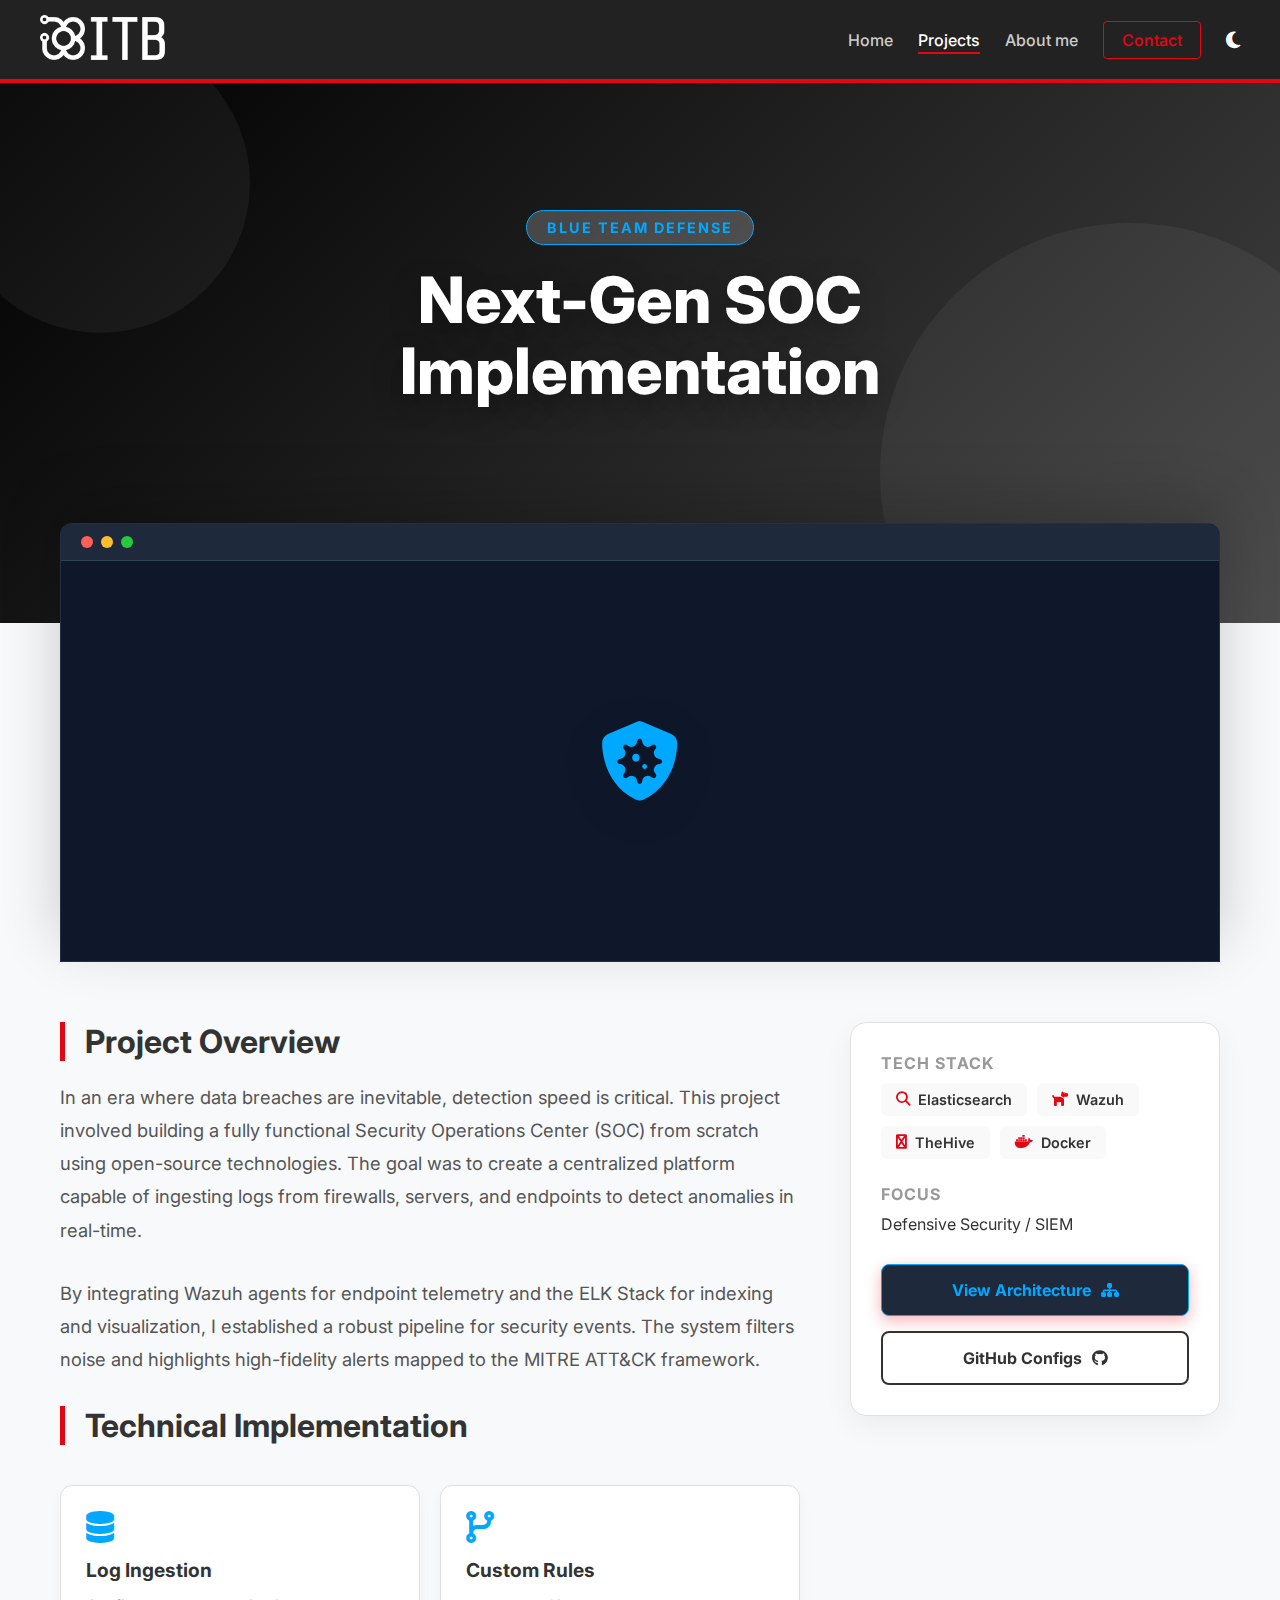
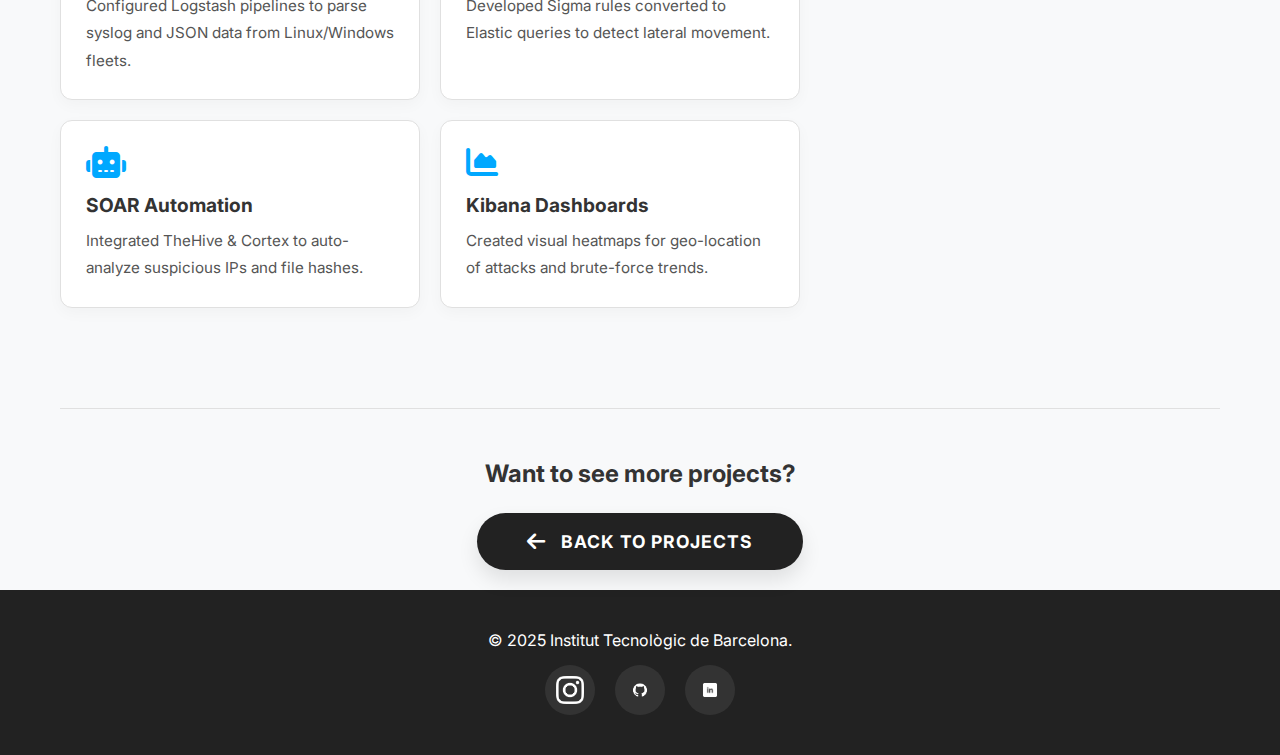
<file: HTML/project-detail-1.html>
<!DOCTYPE html>
<html lang="en">
<head>
    <meta charset="UTF-8">
    <meta name="viewport" content="width=device-width, initial-scale=1.0">
    <title>SOC Architecture - Project</title>
    <link href="https://fonts.googleapis.com/css2?family=Inter:wght@400;600;700;800&display=swap" rel="stylesheet">
    <link rel="stylesheet" href="https://cdnjs.cloudflare.com/ajax/libs/font-awesome/6.4.0/css/all.min.css">
    <link rel="stylesheet" href="../CSS/index.css">
</head>
<body class="detail-body">

    <header>
        <div class="logo-container">
            <img src="../IMG/ITB-Logo.png" alt="ITB Logo" class="main-logo">
        </div>
        <nav>
            <ul id="nav-list">
                <li><a href="home.html">Home</a></li>
                <li><a href="projects.html" class="active">Projects</a></li>
                <li><a href="about-me.html">About me</a></li>
                <li><a href="contact.html" class="btn-contact">Contact</a></li>
                <li><button id="theme-toggle" class="theme-btn"><i class="fas fa-moon"></i></button></li>
            </ul>
            <div class="menu-toggle" id="mobile-menu"><i class="fas fa-bars"></i></div>
        </nav>
    </header>

    <section class="project-hero hero-bg-sec">
        <div class="hero-decoration">
            <div class="hero-circle hc1"></div>
            <div class="hero-circle hc2"></div>
        </div>
        <div class="hero-content">
            <span class="hero-category" style="border:1px solid #00a8ff; color:#00a8ff;">Blue Team Defense</span>
            <h1 class="hero-title">Next-Gen SOC<br>Implementation</h1>
        </div>
    </section>

    <main class="showcase-container">

        <div class="project-mockup" style="background: #0f172a;">
            <div class="browser-bar" style="background: #1e293b; border-color: #334155;">
                <div class="dot red"></div>
                <div class="dot yellow"></div>
                <div class="dot green"></div>
            </div>
            <div class="screen-content" style="background: #0f172a; color: #00a8ff; font-family: monospace;">
                <i class="fas fa-shield-virus"></i>
            </div>
        </div>

        <div class="project-body">

            <div class="content-column">
                <section class="content-section">
                    <h2>Project Overview</h2>
                    <p>
                        In an era where data breaches are inevitable, detection speed is critical. This project involved building a fully functional Security Operations Center (SOC) from scratch using open-source technologies. The goal was to create a centralized platform capable of ingesting logs from firewalls, servers, and endpoints to detect anomalies in real-time.
                    </p>
                    <p>
                        By integrating Wazuh agents for endpoint telemetry and the ELK Stack for indexing and visualization, I established a robust pipeline for security events. The system filters noise and highlights high-fidelity alerts mapped to the MITRE ATT&CK framework.
                    </p>
                </section>

                <section class="content-section">
                    <h2>Technical Implementation</h2>
                    <div class="features-grid">
                        <div class="feature-box">
                            <i class="fas fa-database" style="color:#00a8ff;"></i>
                            <h4>Log Ingestion</h4>
                            <p>Configured Logstash pipelines to parse syslog and JSON data from Linux/Windows fleets.</p>
                        </div>
                        <div class="feature-box">
                            <i class="fas fa-code-branch" style="color:#00a8ff;"></i>
                            <h4>Custom Rules</h4>
                            <p>Developed Sigma rules converted to Elastic queries to detect lateral movement.</p>
                        </div>
                        <div class="feature-box">
                            <i class="fas fa-robot" style="color:#00a8ff;"></i>
                            <h4>SOAR Automation</h4>
                            <p>Integrated TheHive & Cortex to auto-analyze suspicious IPs and file hashes.</p>
                        </div>
                        <div class="feature-box">
                            <i class="fas fa-chart-area" style="color:#00a8ff;"></i>
                            <h4>Kibana Dashboards</h4>
                            <p>Created visual heatmaps for geo-location of attacks and brute-force trends.</p>
                        </div>
                    </div>
                </section>
            </div>

            <aside class="project-sidebar">
                <div class="info-card">
                    <div class="info-item">
                        <h3>Tech Stack</h3>
                        <div class="tech-tags">
                            <span class="tag"><i class="fas fa-search"></i> Elasticsearch</span>
                            <span class="tag"><i class="fas fa-dog"></i> Wazuh</span>
                            <span class="tag"><i class="fas fa-hive"></i> TheHive</span>
                            <span class="tag"><i class="fab fa-docker"></i> Docker</span>
                        </div>
                    </div>

                    <div class="info-item">
                        <h3>Focus</h3>
                        <p>Defensive Security / SIEM</p>
                    </div>

                    <div class="action-buttons">
                        <a href="#" class="btn-action btn-primary-action" style="background: #1e293b; border: 1px solid #00a8ff; color: #00a8ff;">
                            View Architecture <i class="fas fa-sitemap"></i>
                        </a>
                        <a href="#" class="btn-action btn-secondary-action">
                            GitHub Configs <i class="fab fa-github"></i>
                        </a>
                    </div>
                </div>
            </aside>

        </div>

        <div class="project-navigation-footer">
            <h3>Want to see more projects?</h3>
            <a href="projects.html" class="btn-big-back">
                <i class="fas fa-arrow-left"></i> Back to Projects
            </a>
        </div>

    </main>

    <footer>
        <div class="footer-content">
            <p>&copy; 2025 Institut Tecnològic de Barcelona.</p>
            <div class="social-icons">
                <a href="#"><img src="../IMG/instagram-logo-sinfondo.png" alt="IG"></a>
                <a href="#"><img src="../IMG/git-logo-sin-fondo.png" alt="GH"></a>
                <a href="#"><img src="../IMG/linkedin-logo-sin-fondo.png" alt="LI"></a>
            </div>
        </div>
    </footer>

    <script src="../JS/java.js"></script>
</body>
</html>
</file>
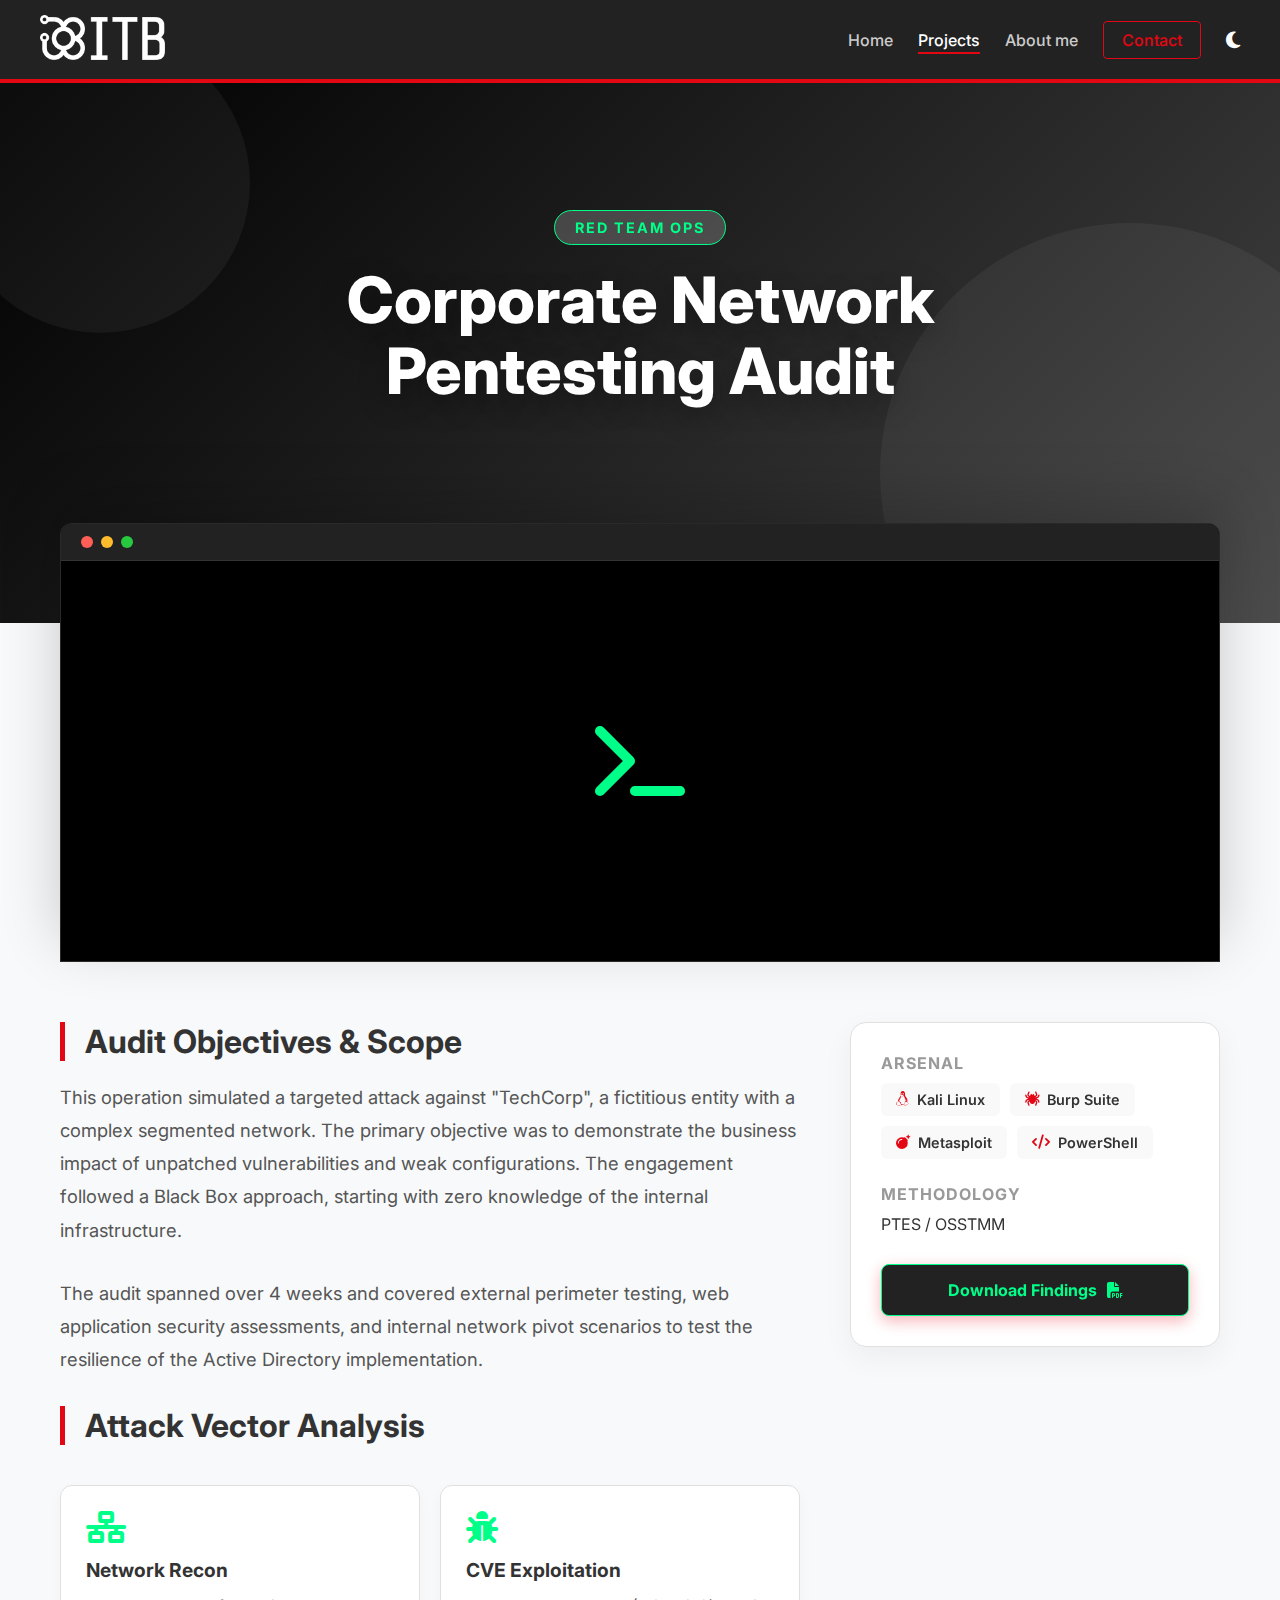
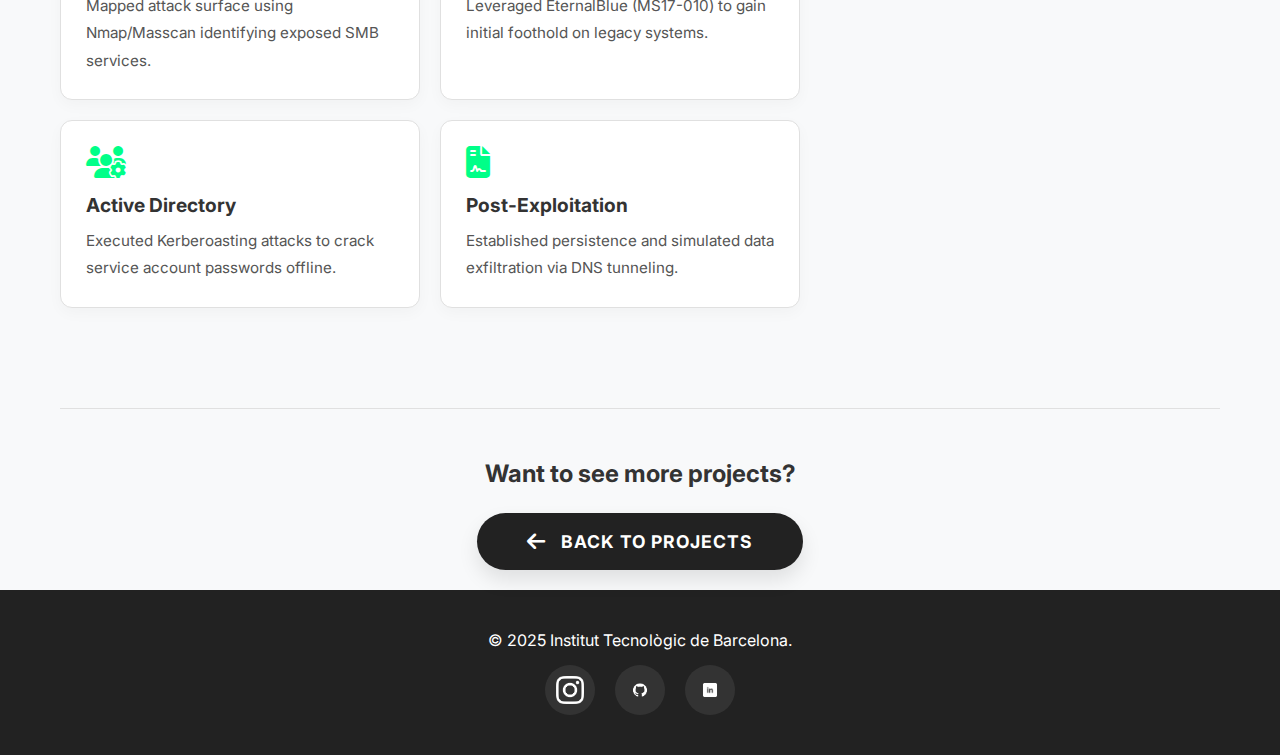
<file: HTML/project-detail-2.html>
<!DOCTYPE html>
<html lang="en">
<head>
    <meta charset="UTF-8">
    <meta name="viewport" content="width=device-width, initial-scale=1.0">
    <title>Pentesting Audit - Project</title>
    <link href="https://fonts.googleapis.com/css2?family=Inter:wght@400;600;700;800&display=swap" rel="stylesheet">
    <link rel="stylesheet" href="https://cdnjs.cloudflare.com/ajax/libs/font-awesome/6.4.0/css/all.min.css">
    <link rel="stylesheet" href="../CSS/index.css">
</head>
<body class="detail-body">

    <header>
        <div class="logo-container">
            <img src="../IMG/ITB-Logo.png" alt="ITB Logo" class="main-logo">
        </div>
        <nav>
            <ul id="nav-list">
                <li><a href="home.html">Home</a></li>
                <li><a href="projects.html" class="active">Projects</a></li>
                <li><a href="about-me.html">About me</a></li>
                <li><a href="contact.html" class="btn-contact">Contact</a></li>
                <li><button id="theme-toggle" class="theme-btn"><i class="fas fa-moon"></i></button></li>
            </ul>
            <div class="menu-toggle" id="mobile-menu"><i class="fas fa-bars"></i></div>
        </nav>
    </header>

    <section class="project-hero hero-bg-sec">
        <div class="hero-decoration">
            <div class="hero-circle hc1"></div>
            <div class="hero-circle hc2"></div>
        </div>
        <div class="hero-content">
            <span class="hero-category" style="border:1px solid #00ff88; color:#00ff88;">Red Team Ops</span>
            <h1 class="hero-title">Corporate Network<br>Pentesting Audit</h1>
        </div>
    </section>

    <main class="showcase-container">

        <div class="project-mockup" style="background: #111;">
            <div class="browser-bar" style="background: #222; border-color: #333;">
                <div class="dot red"></div>
                <div class="dot yellow"></div>
                <div class="dot green"></div>
            </div>
            <div class="screen-content" style="background: #000; color: #00ff88; font-family: monospace;">
                <i class="fas fa-terminal"></i>
            </div>
        </div>

        <div class="project-body">

            <div class="content-column">
                <section class="content-section">
                    <h2>Audit Objectives & Scope</h2>
                    <p>
                        This operation simulated a targeted attack against "TechCorp", a fictitious entity with a complex segmented network. The primary objective was to demonstrate the business impact of unpatched vulnerabilities and weak configurations. The engagement followed a Black Box approach, starting with zero knowledge of the internal infrastructure.
                    </p>
                    <p>
                        The audit spanned over 4 weeks and covered external perimeter testing, web application security assessments, and internal network pivot scenarios to test the resilience of the Active Directory implementation.
                    </p>
                </section>

                <section class="content-section">
                    <h2>Attack Vector Analysis</h2>
                    <div class="features-grid">
                        <div class="feature-box">
                            <i class="fas fa-network-wired" style="color:#00ff88;"></i>
                            <h4>Network Recon</h4>
                            <p>Mapped attack surface using Nmap/Masscan identifying exposed SMB services.</p>
                        </div>
                        <div class="feature-box">
                            <i class="fas fa-bug" style="color:#00ff88;"></i>
                            <h4>CVE Exploitation</h4>
                            <p>Leveraged EternalBlue (MS17-010) to gain initial foothold on legacy systems.</p>
                        </div>
                        <div class="feature-box">
                            <i class="fas fa-users-cog" style="color:#00ff88;"></i>
                            <h4>Active Directory</h4>
                            <p>Executed Kerberoasting attacks to crack service account passwords offline.</p>
                        </div>
                        <div class="feature-box">
                            <i class="fas fa-file-contract" style="color:#00ff88;"></i>
                            <h4>Post-Exploitation</h4>
                            <p>Established persistence and simulated data exfiltration via DNS tunneling.</p>
                        </div>
                    </div>
                </section>
            </div>

            <aside class="project-sidebar">
                <div class="info-card">
                    <div class="info-item">
                        <h3>Arsenal</h3>
                        <div class="tech-tags">
                            <span class="tag"><i class="fab fa-linux"></i> Kali Linux</span>
                            <span class="tag"><i class="fas fa-spider"></i> Burp Suite</span>
                            <span class="tag"><i class="fas fa-bomb"></i> Metasploit</span>
                            <span class="tag"><i class="fas fa-code"></i> PowerShell</span>
                        </div>
                    </div>

                    <div class="info-item">
                        <h3>Methodology</h3>
                        <p>PTES / OSSTMM</p>
                    </div>

                    <div class="action-buttons">
                        <a href="#" class="btn-action btn-primary-action" style="background: #222; border: 1px solid #00ff88; color: #00ff88;">
                            Download Findings <i class="fas fa-file-pdf"></i>
                        </a>
                    </div>
                </div>
            </aside>

        </div>

        <div class="project-navigation-footer">
            <h3>Want to see more projects?</h3>
            <a href="projects.html" class="btn-big-back">
                <i class="fas fa-arrow-left"></i> Back to Projects
            </a>
        </div>

    </main>

    <footer>
        <div class="footer-content">
            <p>&copy; 2025 Institut Tecnològic de Barcelona.</p>
            <div class="social-icons">
                <a href="#"><img src="../IMG/instagram-logo-sinfondo.png" alt="IG"></a>
                <a href="#"><img src="../IMG/git-logo-sin-fondo.png" alt="GH"></a>
                <a href="#"><img src="../IMG/linkedin-logo-sin-fondo.png" alt="LI"></a>
            </div>
        </div>
    </footer>

    <script src="../JS/java.js"></script>
</body>
</html>
</file>
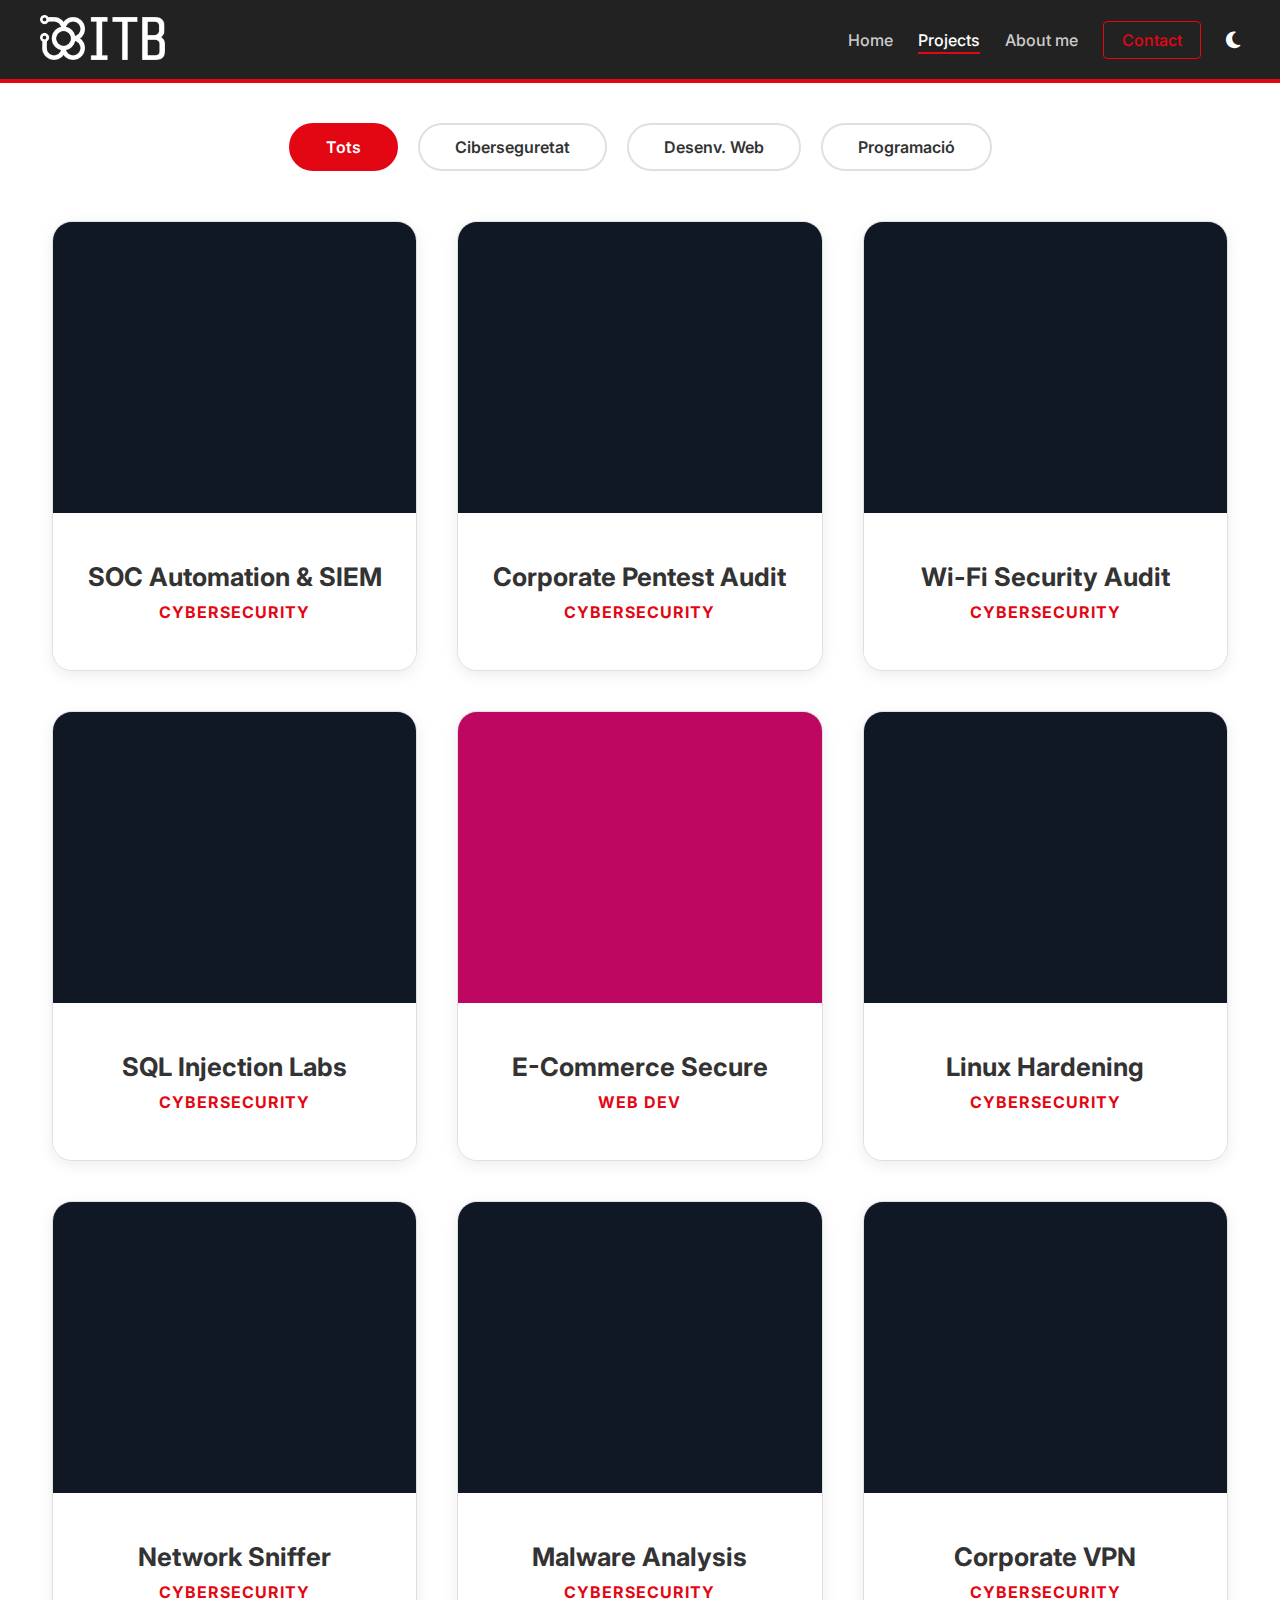
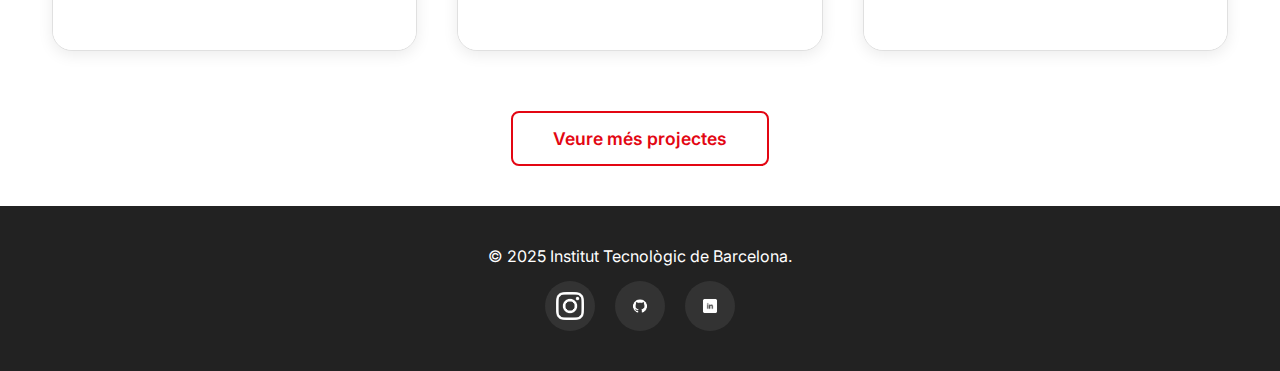
<file: HTML/projects.html>
<!DOCTYPE html>
<html lang="ca">
<head>
    <meta charset="UTF-8">
    <meta name="viewport" content="width=device-width, initial-scale=1.0">
    <meta name="description" content="Llistat de projectes realitzats">
    <title>Projectes - ITB</title>
    <link href="https://fonts.googleapis.com/css2?family=Inter:wght@400;600;700&display=swap" rel="stylesheet">
    <link rel="stylesheet" href="https://cdnjs.cloudflare.com/ajax/libs/font-awesome/6.4.0/css/all.min.css">

    <link rel="stylesheet" href="../CSS/index.css">
</head>
<body>

    <header>
        <div class="logo-container">
            <img src="../IMG/ITB-Logo.png" alt="Logotip ITB" class="main-logo">
        </div>
        <nav>
            <ul id="nav-list">
                <li><a href="home.html">Home</a></li>
                <li><a href="projects.html" class="active">Projects</a></li>
                <li><a href="about-me.html">About me</a></li>
                <li><a href="contact.html" class="btn-contact">Contact</a></li>
                <li><button id="theme-toggle" class="theme-btn"><i class="fas fa-moon"></i></button></li>
            </ul>
            <div class="menu-toggle" id="mobile-menu">
                <i class="fas fa-bars"></i>
            </div>
        </nav>
    </header>

    <main class="projects-main">

        <section class="filters-container">
            <button class="filter-btn active" data-filter="all">Tots</button>
            <button class="filter-btn" data-filter="ciber">Ciberseguretat</button>
            <button class="filter-btn" data-filter="web">Desenv. Web</button>
            <button class="filter-btn" data-filter="prog">Programació</button>
        </section>

        <section class="projects-grid" id="projects-grid">
            </section>

        <div class="load-more-container">
            <button id="load-more-btn" class="btn-load-more">Veure més projectes</button>
        </div>

    </main>

    <footer>
        <div class="footer-content">
            <p>&copy; 2025 Institut Tecnològic de Barcelona.</p>
            <div class="social-icons">
                <a href="#"><img src="../IMG/instagram-logo-sinfondo.png" alt="IG"></a>
                <a href="#"><img src="../IMG/git-logo-sin-fondo.png" alt="GH"></a>
                <a href="#"><img src="../IMG/linkedin-logo-sin-fondo.png" alt="LI"></a>
            </div>
        </div>
    </footer>

    <script src="../JS/java.js"></script>
</body>
</html>
</file>
<file: CSS/index.css>
/* =========================================
   1. VARIABLES & RESET
   ========================================= */
:root {
    --itb-red: #e30613;
    --itb-black: #222222;
    --text-main: #333333;
    --text-sec: #555555;
    --bg-body: #ffffff;
    --bg-card: #ffffff;
    --border-color: #e0e0e0;
    --card-hover-shadow: 0 20px 40px rgba(0,0,0,0.2);
    --input-bg: #f9f9f9;
}

body.dark-mode {
    --text-main: #f0f0f0;
    --text-sec: #bbbbbb;
    --bg-body: #121212;
    --bg-card: #1e1e1e;
    --border-color: #333333;
    --input-bg: #2a2a2a;
}

* { margin: 0; padding: 0; box-sizing: border-box; font-family: 'Inter', sans-serif; }

body {
    background-color: var(--bg-body);
    color: var(--text-main);
    display: flex; flex-direction: column; min-height: 100vh;
    transition: background-color 0.3s, color 0.3s;
}

/* =========================================
   2. HEADER & NAV
   ========================================= */
header {
    background-color: var(--itb-black);
    display: flex; justify-content: space-between; align-items: center;
    padding: 15px 40px; border-bottom: 4px solid var(--itb-red);
    position: sticky; top: 0; z-index: 100;
}
.main-logo { height: 45px; width: auto; }

nav ul { display: flex; list-style: none; gap: 25px; align-items: center; }
nav a { text-decoration: none; color: #ccc; font-weight: 500; transition: 0.3s; position: relative; }
nav a:hover, nav a.active { color: #fff; }
nav a::after { content: ''; position: absolute; width: 0; height: 2px; bottom: -4px; left: 0; background-color: var(--itb-red); transition: width 0.3s; }
nav a:hover::after, nav a.active::after { width: 100%; }

.btn-contact { border: 1px solid var(--itb-red); padding: 8px 18px; border-radius: 4px; color: var(--itb-red); }
.btn-contact:hover, .btn-contact.active { background-color: var(--itb-red); color: #fff; }
.theme-btn { background: none; border: none; color: #fff; cursor: pointer; font-size: 1.2rem; }

/* =========================================
   3. MAIN GENERAL
   ========================================= */
main {
    padding: 40px 20px;
    max-width: 95%;
    margin: 0 auto;
    width: 100%;
    flex: 1;
}

/* =========================================
   4. HOME STYLES (Tarjetas horizontales)
   ========================================= */
.card-link { text-decoration: none; color: inherit; display: block; margin-bottom: 40px; }

.card {
    display: flex; flex-direction: row; background: var(--bg-card);
    border: 1px solid var(--border-color); border-radius: 12px;
    box-shadow: 0 5px 15px rgba(0,0,0,0.05); height: 400px;
    position: relative; transition: all 0.3s ease;
    overflow: hidden;
}

.card-link:hover .card {
    transform: translateY(-10px) scale(1.01);
    box-shadow: 0 30px 60px rgba(0,0,0,0.25);
    border-color: var(--itb-red);
    z-index: 10;
}

.wireframe-img { width: 30%; height: 100%; background-color: #eee; border-radius: 12px 0 0 12px; }
.card-content { width: 70%; padding: 40px; display: flex; flex-direction: column; justify-content: center; }
.card-content h2 { font-size: 2rem; margin-bottom: 10px; color: var(--text-main); }
.description { color: var(--text-sec); line-height: 1.6; font-size: 1.1rem; }
aside.subtitle { color: var(--itb-red); font-weight: 700; text-transform: uppercase; font-size: 1rem; margin-bottom: 25px; display: block; }
.overlay { display: none !important; }

/* =========================================
   5. PROJECTS STYLES (Con soporte de FOTOS)
   ========================================= */
.filters-container { display: flex; justify-content: center; gap: 20px; margin-bottom: 50px; flex-wrap: wrap; }
.filter-btn { padding: 12px 35px; background-color: var(--bg-card); border: 2px solid var(--border-color); color: var(--text-main); border-radius: 50px; font-weight: 600; cursor: pointer; transition: 0.3s; font-size: 1rem; }
.filter-btn:hover, .filter-btn.active { background-color: var(--itb-red); border-color: var(--itb-red); color: white; }

.projects-grid {
    display: grid;
    grid-template-columns: repeat(3, 1fr);
    gap: 40px;
    width: 100%;
    margin-bottom: 60px;
}

.project-card {
    background: var(--bg-card); border-radius: 20px; overflow: hidden;
    box-shadow: 0 4px 15px rgba(0,0,0,0.08); transition: transform 0.3s, box-shadow 0.3s;
    position: relative; height: 450px; display: flex; flex-direction: column;
    text-decoration: none; color: inherit; border: 1px solid var(--border-color);
}
.project-card:hover { transform: translateY(-8px); box-shadow: var(--card-hover-shadow); }

/* --- AQUÍ ESTÁ EL CAMBIO PARA LAS FOTOS --- */
.card-visual {
    height: 65%;
    width: 100%;
    display: flex;
    align-items: center;
    justify-content: center;
    background-size: cover; /* Foto cubre todo */
    background-position: center;
    background-repeat: no-repeat;
    position: relative;
}

/* Capa oscura suave sobre la foto para que se vea pro */
.card-visual::after {
    content: '';
    position: absolute; top: 0; left: 0; width: 100%; height: 100%;
    background: rgba(0,0,0,0.2);
    transition: 0.3s;
}
.project-card:hover .card-visual::after { background: rgba(0,0,0,0); }

/* Icono (si no hay foto) */
.card-visual i {
    font-size: 5rem;
    color: rgba(255,255,255,0.9);
    z-index: 2;
    text-shadow: 0 5px 15px rgba(0,0,0,0.5);
}

/* Colores de respaldo por si falla la foto */
.project-card.ciber .card-visual { background-color: #141E30; }
.project-card.web .card-visual   { background-color: #ee0979; }
.project-card.prog .card-visual  { background-color: #00b09b; }

.card-basic-info { height: 35%; padding: 30px; display: flex; flex-direction: column; justify-content: center; align-items: center; text-align: center; background: var(--bg-card); z-index: 2; }
.card-basic-info h3 { font-size: 1.6rem; color: var(--text-main); margin-bottom: 10px; }
.card-basic-info span { font-size: 1rem; color: var(--itb-red); font-weight: 700; text-transform: uppercase; letter-spacing: 1px;}

.card-hover-info { position: absolute; bottom: 0; left: 0; width: 100%; height: 100%; background: rgba(0, 0, 0, 0.9); backdrop-filter: blur(8px); display: flex; flex-direction: column; align-items: center; justify-content: center; text-align: center; padding: 40px; opacity: 0; transform: translateY(100%); transition: all 0.35s cubic-bezier(0.25, 0.8, 0.25, 1); z-index: 5; }
.project-card:hover .card-hover-info { opacity: 1; transform: translateY(0); }
.card-hover-info p { color: #fff; font-size: 1.1rem; line-height: 1.6; margin-bottom: 30px; }
.tech-stack-icons { font-size: 2rem; color: var(--itb-red); display: flex; gap: 20px; }

.load-more-container { display: flex; justify-content: center; margin-top: 40px; }
.btn-load-more { padding: 15px 40px; background-color: transparent; border: 2px solid var(--itb-red); color: var(--itb-red); font-weight: 600; cursor: pointer; border-radius: 8px; transition: 0.3s; font-size: 1.1rem; }
.btn-load-more:hover { background-color: var(--itb-red); color: white; }

/* =========================================
   6. ABOUT ME STYLES
   ========================================= */
.about-main { max-width: 1200px; }
.about-hero { display: flex; align-items: center; justify-content: space-between; min-height: 80vh; gap: 50px; margin-bottom: 100px; }
.about-text { flex: 1; }
.about-text h4 { color: var(--itb-red); font-weight: 700; text-transform: uppercase; margin-bottom: 15px; letter-spacing: 1px; }
.about-text h1 { font-size: 3.5rem; line-height: 1.2; margin-bottom: 25px; color: var(--text-main); font-weight: 800; }
.about-text p { font-size: 1.15rem; line-height: 1.8; color: var(--text-sec); margin-bottom: 35px; max-width: 500px; }
.hero-buttons { display: flex; gap: 20px; }
.btn-primary { padding: 15px 30px; background: var(--itb-red); color: white; text-decoration: none; border-radius: 8px; font-weight: 600; transition: 0.3s; }
.btn-primary:hover { background: #c20510; transform: translateY(-2px); }
.btn-secondary { padding: 15px 30px; border: 2px solid var(--border-color); color: var(--text-main); text-decoration: none; border-radius: 8px; font-weight: 600; transition: 0.3s; }
.btn-secondary:hover { border-color: var(--itb-red); color: var(--itb-red); }

.about-image { flex: 1; display: flex; justify-content: center; position: relative; }
.image-frame { position: relative; width: 400px; height: 500px; }
.placeholder-profile { width: 100%; height: 100%; background: linear-gradient(45deg, #eee, #ddd); border-radius: 20px; display: flex; align-items: center; justify-content: center; font-size: 8rem; color: #bbb; overflow: hidden; box-shadow: 20px 20px 0 var(--itb-red); }
.floating-badge { position: absolute; background: white; width: 70px; height: 70px; border-radius: 50%; display: flex; align-items: center; justify-content: center; font-size: 2rem; box-shadow: 0 10px 20px rgba(0,0,0,0.1); animation: float 6s ease-in-out infinite; }
.badge-1 { top: -20px; left: -20px; color: #61DAFB; animation-delay: 0s; }
.badge-2 { bottom: 50px; right: -30px; color: #333; animation-delay: 2s; }
.badge-3 { top: 40%; left: -40px; color: var(--itb-red); animation-delay: 4s; }
@keyframes float { 0% { transform: translateY(0); } 50% { transform: translateY(-15px); } 100% { transform: translateY(0); } }

.section-title { font-size: 2.5rem; text-align: center; margin-bottom: 50px; color: var(--text-main); position: relative; }
.skills-grid { display: grid; grid-template-columns: repeat(4, 1fr); gap: 30px; margin-bottom: 100px; }
.skill-card { background: var(--bg-card); padding: 30px; border-radius: 16px; text-align: center; border: 1px solid var(--border-color); transition: 0.3s; }
.skill-card:hover { transform: translateY(-10px); box-shadow: 0 15px 30px rgba(0,0,0,0.1); border-color: var(--itb-red); }
.skill-card .icon-circle { font-size: 3rem; color: var(--text-main); margin-bottom: 20px; }
.skill-card h3 { margin-bottom: 10px; font-size: 1.2rem; }
.skill-card p { font-size: 0.9rem; color: var(--text-sec); }

.timeline { position: relative; max-width: 800px; margin: 0 auto 100px; }
.timeline::after { content: ''; position: absolute; width: 4px; background-color: var(--border-color); top: 0; bottom: 0; left: 50%; margin-left: -2px; }
.timeline-item { padding: 10px 40px; position: relative; width: 50%; }
.timeline-item.left { left: 0; text-align: right; }
.timeline-item.right { left: 50%; }
.timeline-item::after { content: ''; position: absolute; width: 20px; height: 20px; right: -10px; top: 20px; background-color: var(--bg-card); border: 4px solid var(--itb-red); border-radius: 50%; z-index: 1; }
.timeline-item.right::after { left: -10px; }
.timeline-content { padding: 20px 30px; background: var(--bg-card); border-radius: 12px; box-shadow: 0 5px 15px rgba(0,0,0,0.05); border: 1px solid var(--border-color); }
.timeline-content .date { font-weight: 700; color: var(--itb-red); display: block; margin-bottom: 10px; }
.timeline-content h3 { margin-bottom: 10px; color: var(--text-main); }
.timeline-content p { color: var(--text-sec); }

.animate-on-scroll { opacity: 0; transform: translateY(30px); transition: 0.8s ease-out; }
.animate-on-scroll.visible { opacity: 1; transform: translateY(0); }

/* =========================================
   7. CONTACT "PREMIUM SPLIT"
   ========================================= */
.contact-main-premium { display: flex; justify-content: center; align-items: center; min-height: 85vh; padding: 40px; }
.contact-container { width: 100%; max-width: 1300px; }
.page-title { font-size: 3.5rem; text-align: center; margin-bottom: 60px; color: var(--text-main); text-transform: uppercase; letter-spacing: 2px; font-weight: 800; }

.premium-contact-wrapper { display: flex; gap: 60px; align-items: stretch; width: 100%; min-height: 650px; }

/* Izquierda */
.contact-info-panel {
    flex: 4; background: linear-gradient(135deg, #222 0%, #000 100%); color: #fff; padding: 60px;
    position: relative; display: flex; flex-direction: column; justify-content: space-between;
    overflow: hidden; border-radius: 30px; box-shadow: 0 25px 50px rgba(0,0,0,0.3);
}
.circle { position: absolute; border-radius: 50%; background: rgba(227, 6, 19, 0.15); z-index: 1; }
.c1 { width: 250px; height: 250px; top: -70px; right: -70px; }
.c2 { width: 180px; height: 180px; bottom: 60px; left: -60px; }

.info-header h2 { font-size: 3rem; margin-bottom: 25px; position: relative; z-index: 2; }
.info-header p { color: #aaa; line-height: 1.7; z-index: 2; position: relative; font-size: 1.1rem; }
.info-details { z-index: 2; margin: 50px 0; }
.detail-item { display: flex; align-items: center; margin-bottom: 30px; }
.icon-box { width: 60px; height: 60px; background: rgba(255,255,255,0.1); border-radius: 50%; display: flex; align-items: center; justify-content: center; margin-right: 25px; color: var(--itb-red); font-size: 1.4rem; }
.detail-item p { font-size: 1.1rem; }
.info-socials p { margin-bottom: 20px; font-weight: 600; color: #ddd; font-size: 1.1rem;}
.social-links-row { display: flex; gap: 20px; }
.social-links-row a { width: 50px; height: 50px; border-radius: 50%; border: 1px solid rgba(255,255,255,0.2); display: flex; align-items: center; justify-content: center; color: white; transition: 0.3s; font-size: 1.2rem; }
.social-links-row a:hover { background: var(--itb-red); border-color: var(--itb-red); transform: translateY(-5px); }

/* Derecha */
.contact-form-panel {
    flex: 6; background: var(--bg-card); padding: 70px; display: flex; flex-direction: column; justify-content: center;
    border-radius: 30px; box-shadow: 0 25px 50px rgba(0,0,0,0.08);
}
.contact-form-panel h3 { font-size: 2.5rem; color: var(--text-main); margin-bottom: 50px; font-weight: 700; }
.input-container { position: relative; margin-bottom: 45px; }
.input-container input, .input-container textarea { width: 100%; padding: 12px 0; font-size: 1.1rem; color: var(--text-main); border: none; border-bottom: 2px solid #ddd; outline: none; background: transparent; transition: 0.3s; resize: none; }
.input-container label { position: absolute; top: 12px; left: 0; color: #999; pointer-events: none; transition: 0.3s; font-size: 1.1rem; }
.input-container input:focus ~ label, .input-container input:valid ~ label, .input-container textarea:focus ~ label, .input-container textarea:valid ~ label { top: -25px; font-size: 0.9rem; color: var(--itb-red); font-weight: 700; }
.underline { position: absolute; bottom: 0; left: 0; height: 2px; width: 0%; background: var(--itb-red); transition: 0.4s; }
.input-container input:focus ~ .underline, .input-container textarea:focus ~ .underline { width: 100%; }
.btn-send-premium { padding: 18px 60px; background: linear-gradient(90deg, #111, #333); color: white; border: none; border-radius: 50px; font-size: 1.1rem; font-weight: 700; cursor: pointer; transition: 0.4s; box-shadow: 0 10px 20px rgba(0,0,0,0.1); }
.btn-send-premium:hover { background: var(--itb-red); box-shadow: 0 15px 35px rgba(227, 6, 19, 0.4); transform: translateY(-3px); }

/* =========================================
   8. PROJECT DETAILS ("SHOWCASE STYLE")
   ========================================= */
.detail-body { background-color: #f8f9fa; }
body.dark-mode .detail-body { background-color: #0a0a0a; }

.project-hero { position: relative; height: 60vh; display: flex; align-items: center; justify-content: center; text-align: center; color: white; overflow: hidden; margin-bottom: -100px; }
.hero-bg-web { background: linear-gradient(135deg, #0f2027, #203a43, #2c5364); }
.hero-bg-sec { background: linear-gradient(135deg, #000000, #434343); }
.hero-decoration { position: absolute; width: 100%; height: 100%; top: 0; left: 0; overflow: hidden; }
.hero-circle { position: absolute; border-radius: 50%; background: rgba(255,255,255,0.05); }
.hc1 { width: 300px; height: 300px; top: -50px; left: -50px; }
.hc2 { width: 500px; height: 500px; bottom: -100px; right: -100px; }
.hero-content { position: relative; z-index: 2; padding: 20px; transform: translateY(-40px); }
.hero-category { display: inline-block; padding: 8px 20px; background: rgba(255,255,255,0.2); backdrop-filter: blur(5px); border-radius: 50px; font-weight: 700; text-transform: uppercase; font-size: 0.9rem; letter-spacing: 2px; margin-bottom: 20px; }
.hero-title { font-size: 4rem; font-weight: 800; margin-bottom: 10px; line-height: 1.1; text-shadow: 0 10px 30px rgba(0,0,0,0.3); }

.showcase-container { max-width: 1200px; margin: 0 auto; padding: 0 20px; position: relative; z-index: 10; }
.project-mockup { background: var(--bg-card); border-radius: 12px 12px 0 0; box-shadow: 0 -20px 60px rgba(0,0,0,0.2); overflow: hidden; position: relative; border: 1px solid rgba(255,255,255,0.1); }
.browser-bar { background: #e0e0e0; padding: 12px 20px; display: flex; gap: 8px; border-bottom: 1px solid #ccc; }
body.dark-mode .browser-bar { background: #333; border-color: #444; }
.dot { width: 12px; height: 12px; border-radius: 50%; }
.dot.red { background: #ff5f56; }
.dot.yellow { background: #ffbd2e; }
.dot.green { background: #27c93f; }
.screen-content { height: 400px; display: flex; align-items: center; justify-content: center; background: var(--bg-body); font-size: 5rem; color: var(--text-sec); }
.screen-content i { filter: drop-shadow(0 10px 20px rgba(0,0,0,0.1)); }

.project-body { display: grid; grid-template-columns: 2fr 1fr; gap: 50px; margin-top: 60px; margin-bottom: 100px; }
.content-section h2 { font-size: 2rem; margin-bottom: 20px; color: var(--text-main); border-left: 5px solid var(--itb-red); padding-left: 20px; }
.content-section p { font-size: 1.15rem; line-height: 1.8; color: var(--text-sec); margin-bottom: 30px; }
.features-grid { display: grid; grid-template-columns: repeat(2, 1fr); gap: 20px; margin-top: 40px; }
.feature-box { background: var(--bg-card); padding: 25px; border-radius: 12px; border: 1px solid var(--border-color); box-shadow: 0 5px 15px rgba(0,0,0,0.03); transition: 0.3s; }
.feature-box:hover { transform: translateY(-5px); border-color: var(--itb-red); }
.feature-box i { font-size: 2rem; color: var(--itb-red); margin-bottom: 15px; }
.feature-box h4 { font-size: 1.2rem; margin-bottom: 10px; color: var(--text-main); }
.feature-box p { font-size: 0.95rem; color: var(--text-sec); margin: 0; }

.project-sidebar { position: sticky; top: 100px; height: fit-content; }
.info-card { background: var(--bg-card); padding: 30px; border-radius: 16px; border: 1px solid var(--border-color); box-shadow: 0 10px 30px rgba(0,0,0,0.05); }
.info-item { margin-bottom: 25px; }
.info-item h3 { font-size: 1rem; text-transform: uppercase; color: #999; margin-bottom: 10px; letter-spacing: 1px; }
.tech-tags { display: flex; flex-wrap: wrap; gap: 10px; }
.tag { padding: 8px 15px; background: var(--input-bg); border-radius: 6px; font-size: 0.9rem; color: var(--text-main); font-weight: 600; display: flex; align-items: center; gap: 8px; }
.tag i { color: var(--itb-red); }
.action-buttons { display: flex; flex-direction: column; gap: 15px; margin-top: 30px; }
.btn-action { display: flex; align-items: center; justify-content: center; gap: 10px; padding: 15px; border-radius: 8px; text-decoration: none; font-weight: 700; transition: 0.3s; }
.btn-primary-action { background: var(--itb-red); color: white; box-shadow: 0 5px 15px rgba(227, 6, 19, 0.3); }
.btn-primary-action:hover { background: #c20510; transform: translateY(-3px); }
.btn-secondary-action { border: 2px solid var(--text-main); color: var(--text-main); }
.btn-secondary-action:hover { background: var(--text-main); color: white; }

/* Botón Volver (Footer Detalles) */
.project-navigation-footer { margin-top: 80px; padding-top: 50px; border-top: 1px solid var(--border-color); text-align: center; padding-bottom: 20px; }
.project-navigation-footer h3 { font-size: 1.5rem; color: var(--text-main); margin-bottom: 25px; font-weight: 700; }
.btn-big-back { display: inline-flex; align-items: center; gap: 15px; padding: 18px 50px; background-color: var(--itb-black); color: #fff; text-decoration: none; border-radius: 50px; font-weight: 700; font-size: 1.1rem; text-transform: uppercase; letter-spacing: 1px; transition: all 0.3s ease; box-shadow: 0 10px 20px rgba(0,0,0,0.1); }
.btn-big-back:hover { background-color: var(--itb-red); transform: translateY(-5px); box-shadow: 0 15px 30px rgba(227, 6, 19, 0.3); color: white; }
.btn-big-back i { font-size: 1.3rem; }

/* =========================================
   9. FOOTER & RESPONSIVE GENERAL
   ========================================= */
footer { background-color: var(--itb-black); color: #fff; padding: 40px 20px; text-align: center; margin-top: auto; }
.social-icons { display: flex; justify-content: center; gap: 20px; margin-top: 15px; }
.social-icons a { width: 50px; height: 50px; background: rgba(255,255,255,0.08); border-radius: 50%; display: flex; align-items: center; justify-content: center; }
.social-icons img { width: 55%; filter: brightness(0) invert(1); }

.menu-toggle { display: none; color: #fff; font-size: 1.5rem; cursor: pointer; }

/* MEDIA QUERIES GLOBALES */
@media (max-width: 1200px) {
    .projects-grid { grid-template-columns: repeat(2, 1fr); }
    .contact-info-panel, .contact-form-panel { padding: 40px; }
    .premium-contact-wrapper { gap: 30px; }
}

@media (max-width: 950px) {
    .premium-contact-wrapper { flex-direction: column; min-height: auto; }
    .contact-info-panel { flex: none; min-height: 400px; }
    .about-hero { flex-direction: column; text-align: center; }
    .about-text h1 { font-size: 2.5rem; }
    .about-text p { margin: 0 auto 30px; }
    .hero-buttons { justify-content: center; }
    .skills-grid { grid-template-columns: repeat(2, 1fr); }
    .timeline::after { left: 31px; }
    .timeline-item { width: 100%; padding-left: 70px; padding-right: 25px; }
    .timeline-item.left { text-align: left; }
    .timeline-item.left::after, .timeline-item.right::after { left: 21px; }
    .timeline-item.right { left: 0; }

    /* Project Detail Showcase */
    .project-body { grid-template-columns: 1fr; }
    .project-hero { height: 50vh; }
    .hero-title { font-size: 2.5rem; }
    .features-grid { grid-template-columns: 1fr; }
    .project-sidebar { position: static; }
}

@media (max-width: 768px) {
    .projects-grid { grid-template-columns: 1fr; }
    .menu-toggle { display: block; }
    nav ul { display: none; position: absolute; top: 100%; left: 0; width: 100%; background: var(--itb-black); flex-direction: column; padding: 20px; }
    nav ul.show-menu { display: flex; }
    .card { flex-direction: column; height: auto; }
    .wireframe-img { width: 100%; height: 250px; border-radius: 12px 12px 0 0;}
    .card-content { width: 100%; padding: 30px; }
}
</file>
